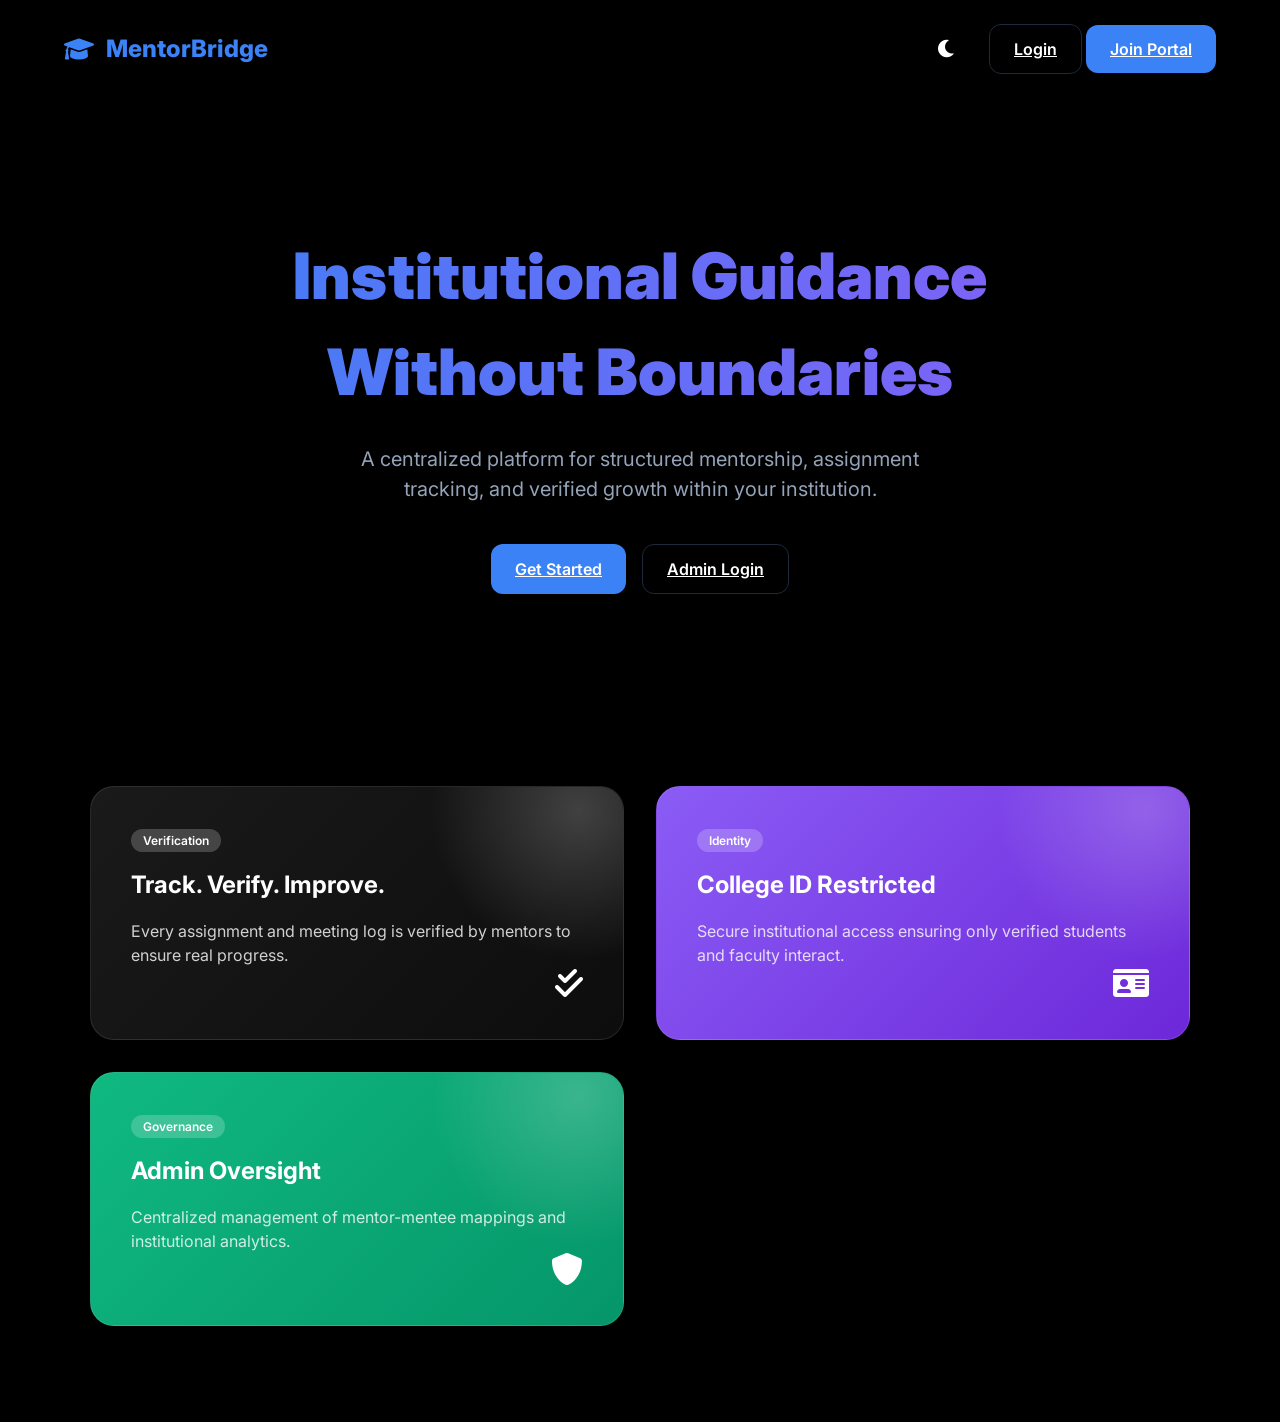
<file: frontend/index.html>
<!DOCTYPE html>
<html lang="en">
<head>
    <meta charset="UTF-8">
    <meta name="viewport" content="width=device-width, initial-scale=1.0">
    <title>MentorBridge | Professional Institutional Portal</title>
    <link rel="stylesheet" href="css/styles.css">
    <link rel="stylesheet" href="https://cdnjs.cloudflare.com/ajax/libs/font-awesome/6.0.0/css/all.min.css">
    <link href="https://fonts.googleapis.com/css2?family=Inter:wght@400;500;600;700;800;900&display=swap" rel="stylesheet">
</head>
<body data-theme="dark">
    <nav style="padding: 1.5rem 5%; display: flex; justify-content: space-between; align-items: center; background: transparent; position: absolute; width: 100%;">
        <div class="logo-container" style="margin-bottom: 0;">
            <i class="fas fa-graduation-cap"></i> <span>MentorBridge</span>
        </div>
        <div style="display: flex; gap: 1.5rem; align-items: center;">
            <button class="theme-toggle" onclick="toggleTheme()">
                <i class="fas fa-moon" id="theme-icon"></i>
            </button>
            <div id="auth-links">
                <a href="login.html" class="btn btn-outline">Login</a>
                <a href="signup.html" class="btn btn-primary">Join Portal</a>
            </div>
            <div id="user-links" style="display: none;">
                <a href="#" id="dashboard-link" class="btn btn-primary">My Dashboard</a>
                <button onclick="logout()" class="btn btn-outline">Logout</button>
            </div>
        </div>
    </nav>

    <main class="content" style="margin-left: 0; padding-top: 100px;">
        <header class="hero-minimal">
            <h1>Institutional Guidance <br> Without Boundaries</h1>
            <p>A centralized platform for structured mentorship, assignment tracking, and verified growth within your institution.</p>
            <div style="display: flex; gap: 1rem; justify-content: center;">
                <a href="signup.html" class="btn btn-primary btn-lg">Get Started</a>
                <a href="login.html" class="btn btn-outline btn-lg">Admin Login</a>
            </div>
        </header>

        <section class="container" style="max-width: 1100px; margin: 4rem auto;">
            <div class="grid">
                <div class="premium-card">
                    <div>
                        <span class="card-label">Verification</span>
                        <h3 style="margin-top: 1rem; font-size: 1.5rem;">Track. Verify. Improve.</h3>
                        <p style="margin-top: 1rem; opacity: 0.8;">Every assignment and meeting log is verified by mentors to ensure real progress.</p>
                    </div>
                    <i class="fas fa-check-double fa-2x" style="align-self: flex-end;"></i>
                </div>
                <div class="premium-card" style="background: linear-gradient(135deg, #8b5cf6 0%, #6d28d9 100%);">
                    <div>
                        <span class="card-label">Identity</span>
                        <h3 style="margin-top: 1rem; font-size: 1.5rem;">College ID Restricted</h3>
                        <p style="margin-top: 1rem; opacity: 0.8;">Secure institutional access ensuring only verified students and faculty interact.</p>
                    </div>
                    <i class="fas fa-id-card fa-2x" style="align-self: flex-end;"></i>
                </div>
                <div class="premium-card" style="background: linear-gradient(135deg, #10b981 0%, #059669 100%);">
                    <div>
                        <span class="card-label">Governance</span>
                        <h3 style="margin-top: 1rem; font-size: 1.5rem;">Admin Oversight</h3>
                        <p style="margin-top: 1rem; opacity: 0.8;">Centralized management of mentor-mentee mappings and institutional analytics.</p>
                    </div>
                    <i class="fas fa-shield-alt fa-2x" style="align-self: flex-end;"></i>
                </div>
            </div>
        </section>
    </main>

    <script src="js/api.js"></script>
    <script>
        function toggleTheme() {
            const body = document.body;
            const icon = document.getElementById('theme-icon');
            const currentTheme = body.getAttribute('data-theme');
            const newTheme = currentTheme === 'dark' ? 'light' : 'dark';
            
            body.setAttribute('data-theme', newTheme);
            icon.className = newTheme === 'dark' ? 'fas fa-moon' : 'fas fa-sun';
            localStorage.setItem('theme', newTheme);
        }

        const savedTheme = localStorage.getItem('theme') || 'dark';
        document.body.setAttribute('data-theme', savedTheme);
        document.getElementById('theme-icon').className = savedTheme === 'dark' ? 'fas fa-moon' : 'fas fa-sun';

        const user = JSON.parse(localStorage.getItem('user'));
        if (user) {
            document.getElementById('auth-links').style.display = 'none';
            document.getElementById('user-links').style.display = 'flex';
            
            let dashboardUrl = 'mentee-dashboard.html';
            if (user.role === 'ADMIN') dashboardUrl = 'admin-dashboard.html';
            else if (user.role === 'MENTOR') dashboardUrl = 'mentor-dashboard.html';
            
            document.getElementById('dashboard-link').href = dashboardUrl;
        }

        function logout() {
            localStorage.removeItem('user');
            localStorage.removeItem('token');
            window.location.href = 'index.html';
        }
    </script>
</body>
</html>
</file>
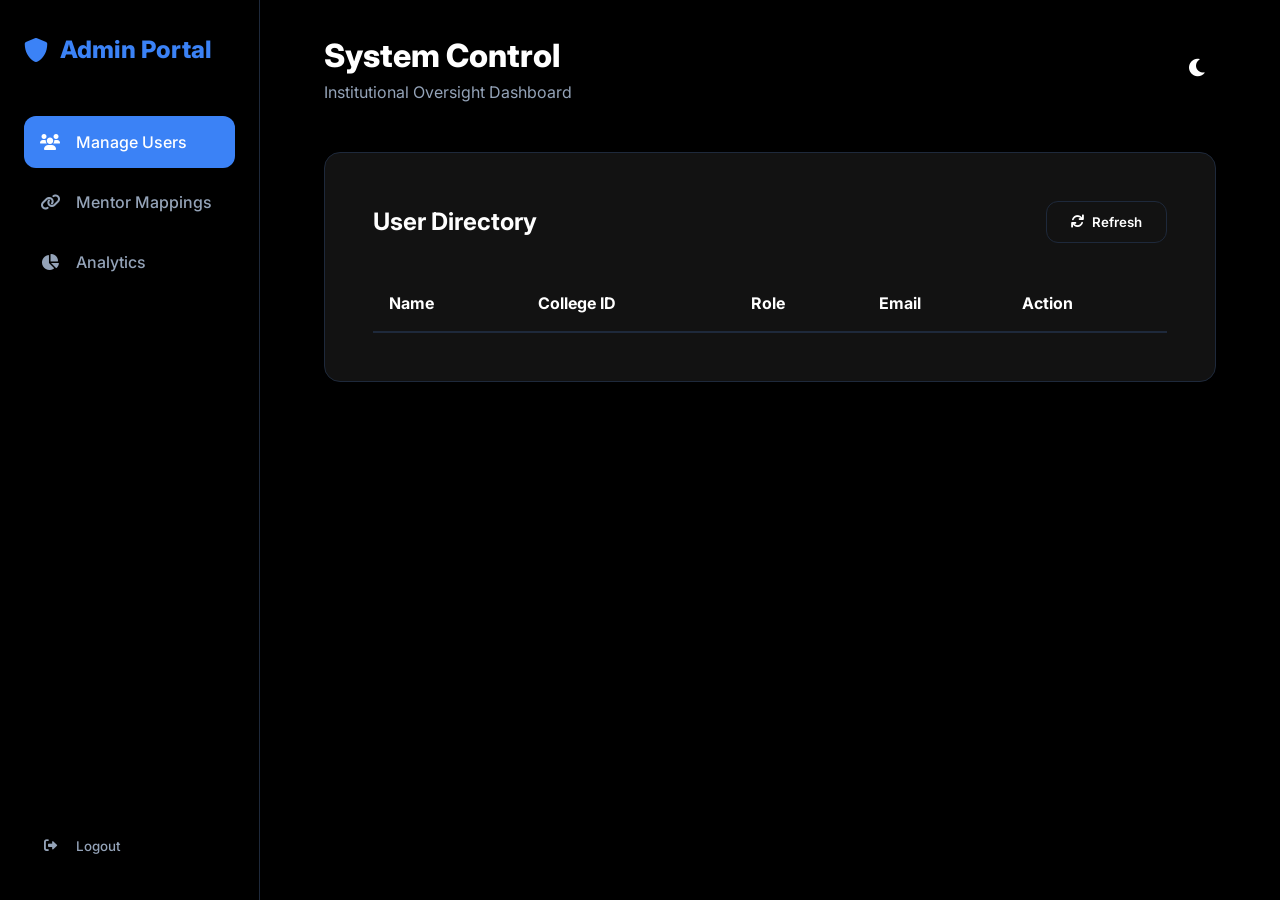
<file: frontend/admin-dashboard.html>
<!DOCTYPE html>
<html lang="en">
<head>
    <meta charset="UTF-8">
    <meta name="viewport" content="width=device-width, initial-scale=1.0">
    <title>Admin Dashboard | MentorBridge</title>
    <link rel="stylesheet" href="css/styles.css">
    <link rel="stylesheet" href="https://cdnjs.cloudflare.com/ajax/libs/font-awesome/6.0.0/css/all.min.css">
    <link href="https://fonts.googleapis.com/css2?family=Inter:wght@400;500;600;700;800&display=swap" rel="stylesheet">
</head>
<body data-theme="dark">
    <div class="app-container">
        <aside class="sidebar">
            <div class="logo-container">
                <i class="fas fa-shield-alt"></i> <span>Admin Portal</span>
            </div>
            <nav class="sidebar-nav">
                <a href="#" class="nav-item active" onclick="switchTab('users')"><i class="fas fa-users"></i> <span>Manage Users</span></a>
                <a href="#" class="nav-item" onclick="switchTab('mappings')"><i class="fas fa-link"></i> <span>Mentor Mappings</span></a>
                <a href="#" class="nav-item" onclick="switchTab('analytics')"><i class="fas fa-chart-pie"></i> <span>Analytics</span></a>
            </nav>
            <div style="margin-top: auto; padding-top: 2rem;">
                <button onclick="logout()" class="nav-item" style="width: 100%; border: none; background: transparent; cursor: pointer;">
                    <i class="fas fa-sign-out-alt"></i> <span>Logout</span>
                </button>
            </div>
        </aside>

        <main class="content">
            <header class="header-top">
                <div>
                    <h1 style="font-size: 2rem; font-weight: 800;">System Control</h1>
                    <p style="color: var(--text-muted);">Institutional Oversight Dashboard</p>
                </div>
                <button class="theme-toggle" onclick="toggleTheme()"><i class="fas fa-moon" id="theme-icon"></i></button>
            </header>

            <div id="tab-users" class="tab-content">
                <div class="auth-card" style="max-width: 100%;">
                    <div style="display: flex; justify-content: space-between; align-items: center; margin-bottom: 2rem;">
                        <h2>User Directory</h2>
                        <button class="btn btn-outline btn-sm" onclick="loadUsers()"><i class="fas fa-sync"></i> Refresh</button>
                    </div>
                    <div id="users-loading" class="loading-spinner" style="display: none; text-align: center; padding: 2rem;">
                        <i class="fas fa-spinner fa-spin fa-2x"></i>
                        <p>Loading users...</p>
                    </div>
                    <table style="width: 100%; border-collapse: collapse;">
                        <thead>
                            <tr style="border-bottom: 2px solid var(--border); text-align: left;">
                                <th style="padding: 1rem;">Name</th>
                                <th style="padding: 1rem;">College ID</th>
                                <th style="padding: 1rem;">Role</th>
                                <th style="padding: 1rem;">Email</th>
                                <th style="padding: 1rem;">Action</th>
                            </tr>
                        </thead>
                        <tbody id="user-list"></tbody>
                    </table>
                </div>
            </div>

            <div id="tab-mappings" class="tab-content" style="display: none;">
                <div class="grid">
                    <div class="auth-card" style="max-width: 100%;">
                        <h2 style="margin-bottom: 1.5rem;">Create Mapping</h2>
                        <form id="mapping-form">
                            <div class="form-group">
                                <label>Mentor</label>
                                <select id="mentor-select" class="form-control" required>
                                    <option value="">Select Mentor</option>
                                </select>
                            </div>
                            <div class="form-group">
                                <label>Mentee</label>
                                <select id="mentee-select" class="form-control" required>
                                    <option value="">Select Mentee</option>
                                </select>
                            </div>
                            <button type="submit" id="mapping-submit" class="btn btn-primary" style="width: 100%;">Assign Mentor</button>
                        </form>
                    </div>
                    <div class="auth-card" style="max-width: 100%;">
                        <div style="display: flex; justify-content: space-between; align-items: center; margin-bottom: 1.5rem;">
                            <h2>Existing Mappings</h2>
                            <button class="btn btn-outline btn-sm" onclick="loadMappings()"><i class="fas fa-sync"></i></button>
                        </div>
                        <div id="mappings-loading" style="display: none; text-align: center; padding: 1rem;">
                            <i class="fas fa-circle-notch fa-spin"></i>
                        </div>
                        <div id="mapping-list"></div>
                    </div>
                </div>
            </div>

            <div id="tab-analytics" class="tab-content" style="display: none;">
                <div class="grid">
                    <div class="premium-card" style="background: linear-gradient(135deg, #10b981 0%, #059669 100%); min-height: 150px;">
                        <h3>Total Active Users</h3>
                        <p id="total-users" style="font-size: 3rem; font-weight: 800;">0</p>
                    </div>
                    <div class="premium-card" style="background: linear-gradient(135deg, #2563eb 0%, #1d4ed8 100%); min-height: 150px;">
                        <h3>Mapped Mentorships</h3>
                        <p id="total-mappings" style="font-size: 3rem; font-weight: 800;">0</p>
                    </div>
                </div>
            </div>
        </main>
    </div>

    <script src="js/api.js"></script>
    <script>
        const user = JSON.parse(localStorage.getItem('user'));
        if (!user || user.role !== 'ADMIN') {
            showToast('Access Denied. Admin only.', 'error');
            window.location.href = 'login.html';
        }

        function switchTab(tab) {
            document.querySelectorAll('.tab-content').forEach(t => t.style.display = 'none');
            document.getElementById(`tab-${tab}`).style.display = 'block';
            document.querySelectorAll('.nav-item').forEach(i => i.classList.remove('active'));
            event.currentTarget.classList.add('active');
            
            if (tab === 'users') loadUsers();
            if (tab === 'mappings') loadMappings();
            if (tab === 'analytics') loadAnalytics();
        }

        async function loadUsers() {
            const loader = document.getElementById('users-loading');
            const list = document.getElementById('user-list');
            loader.style.display = 'block';
            list.innerHTML = '';
            
            try {
                const users = await apiRequest('/admin/users');
                loader.style.display = 'none';
                list.innerHTML = users.map(u => `
                    <tr style="border-bottom: 1px solid var(--border);">
                        <td style="padding: 1rem;">${u.name}</td>
                        <td style="padding: 1rem;">${u.collegeId}</td>
                        <td style="padding: 1rem;"><span class="badge badge-${u.role.toLowerCase()}">${u.role}</span></td>
                        <td style="padding: 1rem;">${u.email}</td>
                        <td style="padding: 1rem;">
                            ${u.role !== 'ADMIN' ? `
                                <button onclick="deleteUser(${u.id})" class="btn btn-outline btn-sm" style="color: #ef4444; border-color: #ef4444;">
                                    <i class="fas fa-trash"></i>
                                </button>
                            ` : '-'}
                        </td>
                    </tr>
                `).join('');

                // Populate selects for mapping
                const mentors = users.filter(u => u.role === 'MENTOR');
                const mentees = users.filter(u => u.role === 'MENTEE');
                
                const mentorSelect = document.getElementById('mentor-select');
                const menteeSelect = document.getElementById('mentee-select');
                
                mentorSelect.innerHTML = '<option value="">Select Mentor</option>' + 
                    mentors.map(m => `<option value="${m.id}">${m.name} (${m.collegeId})</option>`).join('');
                menteeSelect.innerHTML = '<option value="">Select Mentee</option>' + 
                    mentees.map(m => `<option value="${m.id}">${m.name} (${m.collegeId})</option>`).join('');
            } catch (err) {
                loader.style.display = 'none';
                showToast('Failed to load users: ' + err.message, 'error');
            }
        }

        async function loadMappings() {
            const loader = document.getElementById('mappings-loading');
            const list = document.getElementById('mapping-list');
            loader.style.display = 'block';
            list.innerHTML = '';
            
            try {
                const mappings = await apiRequest('/admin/mappings');
                loader.style.display = 'none';
                list.innerHTML = mappings.map(m => `
                    <div style="padding: 1rem; border-bottom: 1px solid var(--border); display: flex; justify-content: space-between; align-items: center;">
                        <div>
                            <span style="font-weight: 600;">${m.mentee.name}</span>
                            <i class="fas fa-long-arrow-alt-right" style="margin: 0 0.75rem; color: var(--primary);"></i>
                            <span style="font-weight: 600;">${m.mentor.name}</span>
                        </div>
                        <span style="font-size: 0.75rem; color: var(--text-muted);">${new Date(m.assignedAt).toLocaleDateString()}</span>
                    </div>
                `).join('') || '<p style="text-align: center; padding: 2rem; color: var(--text-muted);">No mappings found.</p>';
            } catch (err) {
                loader.style.display = 'none';
                showToast('Failed to load mappings: ' + err.message, 'error');
            }
        }

        async function loadAnalytics() {
            try {
                const users = await apiRequest('/admin/users');
                const mappings = await apiRequest('/admin/mappings');
                document.getElementById('total-users').innerText = users.length;
                document.getElementById('total-mappings').innerText = mappings.length;
            } catch (err) {
                showToast('Failed to load analytics', 'error');
            }
        }

        document.getElementById('mapping-form').addEventListener('submit', async (e) => {
            e.preventDefault();
            const btn = document.getElementById('mapping-submit');
            const mentorId = document.getElementById('mentor-select').value;
            const menteeId = document.getElementById('mentee-select').value;
            
            if (!mentorId || !menteeId) {
                showToast('Please select both mentor and mentee', 'error');
                return;
            }

            btn.disabled = true;
            btn.innerHTML = '<i class="fas fa-spinner fa-spin"></i> Assigning...';

            try {
                await apiRequest(`/admin/assign?mentorId=${mentorId}&menteeId=${menteeId}`, 'POST');
                showToast('Mentor assigned successfully!');
                loadMappings();
            } catch (err) {
                showToast(err.message, 'error');
            } finally {
                btn.disabled = false;
                btn.innerHTML = 'Assign Mentor';
            }
        });

        async function deleteUser(id) {
            if (!confirm('Are you sure you want to permanently delete this user? This action cannot be undone.')) return;
            try {
                await apiRequest(`/admin/users/${id}`, 'DELETE');
                showToast('User deleted successfully');
                loadUsers();
            } catch (err) {
                showToast(err.message, 'error');
            }
        }

        function toggleTheme() {
            const body = document.body;
            const icon = document.getElementById('theme-icon');
            const newTheme = body.getAttribute('data-theme') === 'dark' ? 'light' : 'dark';
            body.setAttribute('data-theme', newTheme);
            icon.className = newTheme === 'dark' ? 'fas fa-moon' : 'fas fa-sun';
            localStorage.setItem('theme', newTheme);
        }

        const savedTheme = localStorage.getItem('theme') || 'dark';
        document.body.setAttribute('data-theme', savedTheme);
        document.getElementById('theme-icon').className = savedTheme === 'dark' ? 'fas fa-moon' : 'fas fa-sun';

        function logout() {
            localStorage.removeItem('token');
            localStorage.removeItem('user');
            window.location.href = 'index.html';
        }
        
        loadUsers();
    </script>
</body>
</html>
</file>
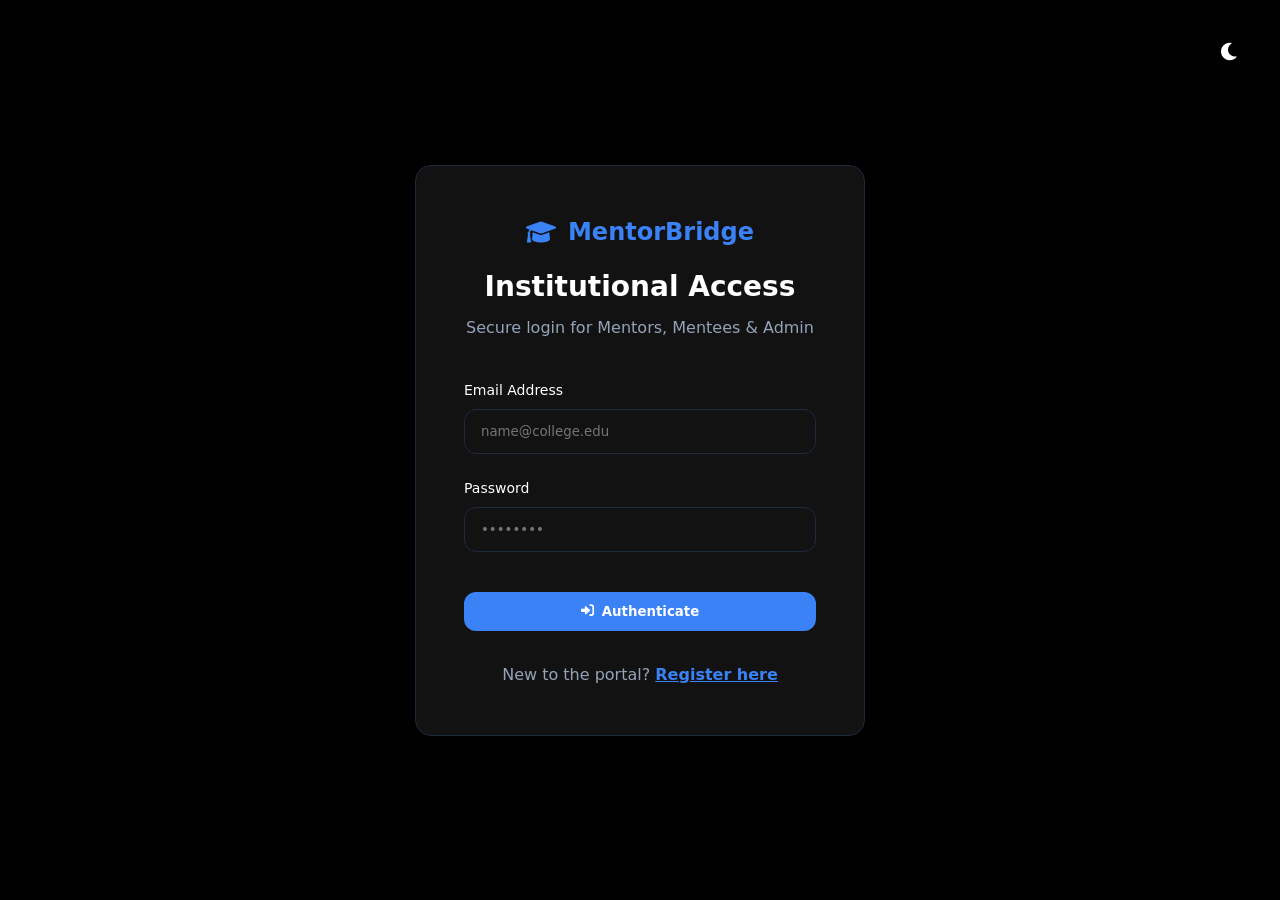
<file: frontend/login.html>
<!DOCTYPE html>
<html lang="en">
<head>
    <meta charset="UTF-8">
    <meta name="viewport" content="width=device-width, initial-scale=1.0">
    <title>Login | MentorBridge</title>
    <link rel="stylesheet" href="css/styles.css">
    <link rel="stylesheet" href="https://cdnjs.cloudflare.com/ajax/libs/font-awesome/6.0.0/css/all.min.css">
</head>
<body data-theme="dark" style="display: flex; align-items: center; justify-content: center; min-height: 100vh; padding: 2rem; position: relative;">
    <button class="theme-toggle" onclick="toggleTheme()" style="position: absolute; top: 2rem; right: 2rem;"><i class="fas fa-moon" id="theme-icon"></i></button>
    <div class="auth-card">
        <div style="text-align: center; margin-bottom: 2.5rem;">
            <div class="logo-container" style="justify-content: center; margin-bottom: 1rem;">
                <i class="fas fa-graduation-cap"></i> <span>MentorBridge</span>
            </div>
            <h1 style="font-size: 1.75rem; font-weight: 700;">Institutional Access</h1>
            <p style="color: var(--text-muted); margin-top: 0.5rem;">Secure login for Mentors, Mentees & Admin</p>
        </div>

        <form id="login-form">
            <div class="form-group">
                <label>Email Address</label>
                <input type="email" id="email" class="form-control" placeholder="name@college.edu" required>
            </div>
            <div class="form-group">
                <label>Password</label>
                <input type="password" id="password" class="form-control" placeholder="••••••••" required>
            </div>
            <button type="submit" class="btn btn-primary" style="width: 100%; justify-content: center; margin-top: 1rem;">
                <i class="fas fa-sign-in-alt"></i> Authenticate
            </button>
        </form>

        <p style="text-align: center; margin-top: 2rem; color: var(--text-muted);">
            New to the portal? <a href="signup.html" style="color: var(--primary); font-weight: 600;">Register here</a>
        </p>
    </div>

    <script src="js/api.js"></script>
    <script>
        const savedTheme = localStorage.getItem('theme') || 'dark';
        document.body.setAttribute('data-theme', savedTheme);
        document.getElementById('theme-icon').className = savedTheme === 'dark' ? 'fas fa-moon' : 'fas fa-sun';

        function toggleTheme() {
            const body = document.body;
            const icon = document.getElementById('theme-icon');
            const newTheme = body.getAttribute('data-theme') === 'dark' ? 'light' : 'dark';
            body.setAttribute('data-theme', newTheme);
            icon.className = newTheme === 'dark' ? 'fas fa-moon' : 'fas fa-sun';
            localStorage.setItem('theme', newTheme);
        }

        document.getElementById('login-form').addEventListener('submit', async (e) => {
            e.preventDefault();
            const submitBtn = e.target.querySelector('button[type="submit"]');
            submitBtn.disabled = true;
            submitBtn.innerHTML = '<i class="fas fa-spinner fa-spin"></i> Verifying...';

            const email = document.getElementById('email').value;
            const password = document.getElementById('password').value;

            try {
                const data = await apiRequest('/login', 'POST', { email, password });
                localStorage.setItem('token', data.token);
                localStorage.setItem('user', JSON.stringify(data));
                
                showToast('Success! Redirecting...');
                setTimeout(() => {
                    if (data.role === 'ADMIN') window.location.href = 'admin-dashboard.html';
                    else window.location.href = data.role === 'MENTOR' ? 'mentor-dashboard.html' : 'mentee-dashboard.html';
                }, 1000);
            } catch (error) {
                showToast(error.message, 'error');
                submitBtn.disabled = false;
                submitBtn.innerHTML = '<i class="fas fa-sign-in-alt"></i> Authenticate';
            }
        });
    </script>
</body>
</html>
</file>
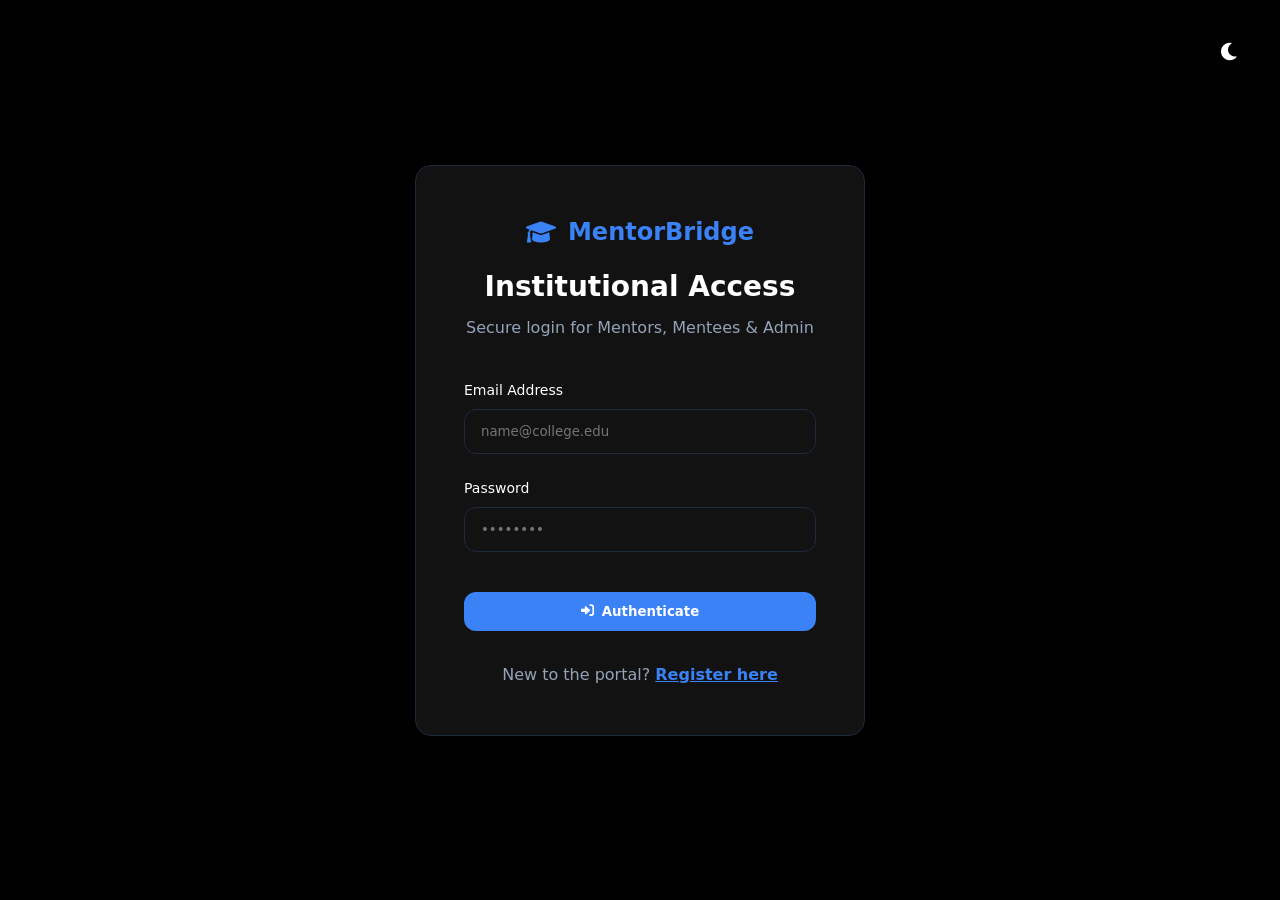
<file: frontend/mentee-dashboard.html>
<!DOCTYPE html>
<html lang="en">
<head>
    <meta charset="UTF-8">
    <meta name="viewport" content="width=device-width, initial-scale=1.0">
    <title>Mentee Dashboard | MentorBridge</title>
    <link rel="stylesheet" href="css/styles.css">
    <link rel="stylesheet" href="https://cdnjs.cloudflare.com/ajax/libs/font-awesome/6.0.0/css/all.min.css">
    <link href="https://fonts.googleapis.com/css2?family=Outfit:wght@300;400;500;600;700;800&display=swap" rel="stylesheet">
        /* Use global variables from styles.css */
        * {
            margin: 0;
            padding: 0;
            box-sizing: border-box;
            font-family: 'Outfit', sans-serif;
        }

        body {
            background-color: var(--bg);
            color: var(--text);
            transition: all 0.3s ease;
            min-height: 100vh;
        }

        .header {
            display: flex;
            justify-content: space-between;
            align-items: center;
            margin-bottom: 3rem;
        }

        .user-profile {
            display: flex;
            align-items: center;
            gap: 1rem;
        }

        .avatar {
            width: 48px;
            height: 48px;
            border-radius: 12px;
            background: linear-gradient(135deg, var(--primary), var(--secondary));
            display: flex;
            align-items: center;
            justify-content: center;
            color: white;
            font-weight: 700;
        }

        .stats-grid {
            display: grid;
            grid-template-columns: repeat(auto-fit, minmax(240px, 1fr));
            gap: 1.5rem;
            margin-bottom: 3rem;
        }

        .stat-card {
            background-color: var(--card-bg);
            padding: 1.5rem;
            border-radius: 1.25rem;
            border: 1px solid var(--border);
            display: flex;
            align-items: center;
            gap: 1.25rem;
        }

        .stat-icon {
            width: 56px;
            height: 56px;
            border-radius: 1rem;
            display: flex;
            align-items: center;
            justify-content: center;
            font-size: 1.5rem;
        }

        .card {
            background-color: var(--card-bg);
            border-radius: 1.5rem;
            padding: 2rem;
            border: 1px solid var(--border);
            margin-bottom: 2rem;
        }

        .card-header {
            display: flex;
            justify-content: space-between;
            align-items: center;
            margin-bottom: 1.5rem;
        }

        .btn {
            padding: 0.75rem 1.5rem;
            border-radius: 0.75rem;
            border: none;
            font-weight: 600;
            cursor: pointer;
            display: flex;
            align-items: center;
            gap: 0.5rem;
            transition: all 0.2s;
        }

        .btn-primary { background-color: var(--primary); color: white; }
        .btn-primary:hover { background-color: var(--primary-dark); transform: translateY(-2px); }

        .table {
            width: 100%;
            border-collapse: collapse;
        }

        .table th {
            text-align: left;
            padding: 1rem;
            color: var(--text-muted);
            font-weight: 500;
            border-bottom: 1px solid var(--border);
        }

        .table td {
            padding: 1.25rem 1rem;
            border-bottom: 1px solid var(--border);
        }

        .badge {
            padding: 0.4rem 0.8rem;
            border-radius: 2rem;
            font-size: 0.75rem;
            font-weight: 600;
            text-transform: uppercase;
        }

        .badge-pending { background-color: rgba(245, 158, 11, 0.1); color: var(--warning); }
        .badge-approved { background-color: rgba(16, 185, 129, 0.1); color: var(--success); }
        .badge-rejected { background-color: rgba(239, 68, 68, 0.1); color: var(--danger); }
        .badge-submitted { background-color: rgba(99, 102, 241, 0.1); color: var(--primary); }
        .badge-verified { background-color: rgba(16, 185, 129, 0.1); color: var(--success); }

        .form-group { margin-bottom: 1.5rem; }
        .form-group label { display: block; margin-bottom: 0.5rem; font-weight: 500; color: var(--text-muted); }
        .form-control {
            width: 100%;
            padding: 0.875rem;
            border-radius: 0.75rem;
            background-color: var(--bg);
            border: 1px solid var(--border);
            color: var(--text);
            outline: none;
        }

        .modal {
            position: fixed;
            top: 0; left: 0; width: 100%; height: 100%;
            background: rgba(0,0,0,0.7);
            backdrop-filter: blur(4px);
            display: none;
            align-items: center;
            justify-content: center;
            z-index: 1000;
        }

        .modal-content {
            background-color: var(--card-bg);
            padding: 2.5rem;
            border-radius: 1.5rem;
            width: 100%;
            max-width: 500px;
            position: relative;
        }

        .modal-close {
            position: absolute;
            top: 1.5rem;
            right: 1.5rem;
            font-size: 1.5rem;
            cursor: pointer;
            color: var(--text-muted);
        }

        .tab-pane { display: none; }
        .tab-pane.active { display: block; }
    </style>
</head>
<body data-theme="dark">
    <div class="app-container">
        <aside class="sidebar">
            <div class="logo-container">
                <i class="fas fa-bolt"></i> <span>MentorBridge</span>
            </div>
            <nav class="sidebar-nav">
                <div class="nav-item active" onclick="showTab('overview')"><i class="fas fa-home"></i> <span>Dashboard</span></div>
                <div class="nav-item" onclick="showTab('meetings')"><i class="fas fa-video"></i> <span>Meetings</span></div>
                <div class="nav-item" onclick="showTab('assignments')"><i class="fas fa-file-alt"></i> <span>Assignments</span></div>
                <div class="nav-item" onclick="showTab('mentors')"><i class="fas fa-user-friends"></i> <span>Find Mentors</span></div>
            </nav>
            <div style="margin-top: auto;">
                <button onclick="logout()" class="nav-item" style="width: 100%; border: none; background: transparent; cursor: pointer;">
                    <i class="fas fa-sign-out-alt"></i> <span>Logout</span>
                </button>
            </div>
        </aside>

        <main class="content">
            <header class="header">
                <div>
                    <h1 style="font-size: 1.875rem; font-weight: 700;">Welcome back, <span id="user-name">Student</span>!</h1>
                    <p style="color: var(--text-muted);">Track your mentorship progress and meetings.</p>
                </div>
                <div style="display: flex; align-items: center; gap: 1.5rem;">
                    <button class="theme-toggle" onclick="toggleTheme()"><i class="fas fa-moon" id="theme-icon"></i></button>
                    <div class="user-profile">
                        <div class="avatar" id="user-avatar">?</div>
                        <div>
                            <p style="font-weight: 600;" id="user-full-name">Student Name</p>
                            <p style="font-size: 0.8125rem; color: var(--text-muted);" id="user-role">Mentee</p>
                        </div>
                    </div>
                </div>
            </header>

            <!-- Overview Tab -->
            <div id="overview" class="tab-pane active">
                <div class="stats-grid">
                    <div class="stat-card">
                        <div class="stat-icon" style="background: rgba(99, 102, 241, 0.1); color: var(--primary);">
                            <i class="fas fa-calendar-check"></i>
                        </div>
                        <div>
                            <p style="color: var(--text-muted); font-size: 0.875rem;">Total Meetings</p>
                            <h3 style="font-size: 1.5rem; font-weight: 700;" id="stat-meetings">0</h3>
                        </div>
                    </div>
                    <div class="stat-card">
                        <div class="stat-icon" style="background: rgba(236, 72, 153, 0.1); color: var(--secondary);">
                            <i class="fas fa-tasks"></i>
                        </div>
                        <div>
                            <p style="color: var(--text-muted); font-size: 0.875rem;">Assignments</p>
                            <h3 style="font-size: 1.5rem; font-weight: 700;" id="stat-assignments">0</h3>
                        </div>
                    </div>
                    <div class="stat-card">
                        <div class="stat-icon" style="background: rgba(16, 185, 129, 0.1); color: var(--success);">
                            <i class="fas fa-check-circle"></i>
                        </div>
                        <div>
                            <p style="color: var(--text-muted); font-size: 0.875rem;">Verified</p>
                            <h3 style="font-size: 1.5rem; font-weight: 700;" id="stat-verified">0</h3>
                        </div>
                    </div>
                </div>

                <div style="display: grid; grid-template-columns: 1.5fr 1fr; gap: 2rem;">
                    <div class="card">
                        <div class="card-header">
                            <h2 style="font-size: 1.25rem;">Upcoming Meetings</h2>
                            <button class="btn btn-primary" onclick="openModal('request-modal')"><i class="fas fa-plus"></i> Request</button>
                        </div>
                        <table class="table">
                            <thead>
                                <tr>
                                    <th>Mentor</th>
                                    <th>Topic</th>
                                    <th>Date</th>
                                    <th>Status</th>
                                </tr>
                            </thead>
                            <tbody id="meetings-table-body-overview"></tbody>
                        </table>
                    </div>

                    <div class="card">
                        <div class="card-header">
                            <h2 style="font-size: 1.25rem;">Quick Upload</h2>
                        </div>
                        <form id="quick-upload-form">
                            <div class="form-group">
                                <label>Assignment Title</label>
                                <input type="text" id="upload-title" class="form-control" placeholder="e.g. Weekly Report" required>
                            </div>
                            <div class="form-group">
                                <label>File (JPG, PNG, PDF)</label>
                                <input type="file" id="upload-file" class="form-control" accept=".jpg,.jpeg,.png,.pdf" required onchange="validateFile(this)">
                                <small id="file-name-display" style="display: block; margin-top: 0.5rem; color: var(--primary); font-weight: 500;"></small>
                            </div>
                            <button type="submit" class="btn btn-primary" style="width: 100%; justify-content: center;">
                                <i class="fas fa-upload"></i> Upload Now
                            </button>
                        </form>
                    </div>
                </div>
            </div>

            <!-- Meetings Tab -->
            <div id="meetings" class="tab-pane">
                <div class="card">
                    <div class="card-header">
                        <h2 style="font-size: 1.5rem;">All Meeting Requests</h2>
                        <button class="btn btn-primary" onclick="openModal('request-modal')">New Request</button>
                    </div>
                    <table class="table">
                        <thead>
                            <tr>
                                <th>Mentor</th>
                                <th>Topic</th>
                                <th>Date</th>
                                <th>Status</th>
                                <th>Summary / Tasks</th>
                            </tr>
                        </thead>
                        <tbody id="meetings-table-body-full"></tbody>
                    </table>
                </div>
            </div>

            <!-- Assignments Tab -->
            <div id="assignments" class="tab-pane">
                <div class="card">
                    <div class="card-header">
                        <h2 style="font-size: 1.5rem;">My Assignments</h2>
                    </div>
                    <table class="table">
                        <thead>
                            <tr>
                                <th>Title</th>
                                <th>Submission Date</th>
                                <th>Status</th>
                                <th>File</th>
                            </tr>
                        </thead>
                        <tbody id="assignments-table-body-full"></tbody>
                    </table>
                </div>
            </div>

            <!-- Mentors Tab -->
            <div id="mentors" class="tab-pane">
                <div class="card">
                    <h2 style="margin-bottom: 1.5rem;">Verified Institutional Mentors</h2>
                    <div id="mentors-grid" style="display: grid; grid-template-columns: repeat(auto-fill, minmax(280px, 1fr)); gap: 1.5rem;">
                        <!-- Mentor cards will be loaded here -->
                        <div class="stat-card" style="flex-direction: column; align-items: flex-start;">
                            <div class="avatar" style="width: 64px; height: 64px; margin-bottom: 1rem;">JM</div>
                            <h3 style="font-size: 1.125rem;">John Mentor</h3>
                            <p style="color: var(--text-muted); font-size: 0.875rem;">Senior Faculty, Computer Science</p>
                            <button class="btn btn-outline" style="margin-top: 1rem; width: 100%;" onclick="openRequestWithMentor(2, 'John Mentor')">Request Guidance</button>
                        </div>
                    </div>
                </div>
            </div>
        </main>
    </div>

    <!-- Request Meeting Modal -->
    <div id="request-modal" class="modal">
        <div class="modal-content">
            <span class="modal-close" onclick="closeModal('request-modal')">&times;</span>
            <h3 style="margin-bottom: 1.5rem;">Request a Meeting</h3>
            <form id="request-meeting-form">
                <div class="form-group">
                    <label>Select Mentor</label>
                    <select id="mentor-select" class="form-control" required>
                        <option value="">Choose a Mentor</option>
                    </select>
                </div>
                <div class="form-group">
                    <label>Topic</label>
                    <input type="text" id="meeting-topic" class="form-control" placeholder="What do you want to discuss?" required>
                </div>
                <div class="form-group">
                    <label>Preferred Date & Time</label>
                    <input type="datetime-local" id="meeting-date" class="form-control" required>
                </div>
                <button type="submit" class="btn btn-primary" style="width: 100%; justify-content: center;">Send Request</button>
            </form>
        </div>
    </div>

    <!-- Summary Modal -->
    <div id="summary-modal" class="modal">
        <div class="modal-content">
            <span class="modal-close" onclick="closeModal('summary-modal')">&times;</span>
            <h3 style="margin-bottom: 1.5rem;">Add Meeting Summary</h3>
            <form id="summary-form">
                <input type="hidden" id="summary-meeting-id">
                <div class="form-group">
                    <label>Discussion Summary</label>
                    <textarea id="summary-text" class="form-control" rows="4" placeholder="What was discussed?" required></textarea>
                </div>
                <div class="form-group">
                    <label>Tasks Assigned / Action Items</label>
                    <textarea id="tasks-text" class="form-control" rows="3" placeholder="What are your next steps?"></textarea>
                </div>
                <button type="submit" class="btn btn-primary" style="width: 100%; justify-content: center;">Save Summary</button>
            </form>
        </div>
    </div>

    <script src="js/api.js"></script>
    <script>
        const user = JSON.parse(localStorage.getItem('user'));
        if (!user || user.role !== 'MENTEE') window.location.href = 'login.html';

        document.getElementById('user-name').innerText = user.name.split(' ')[0];
        document.getElementById('user-full-name').innerText = user.name;
        document.getElementById('user-avatar').innerText = user.name.charAt(0);

        function showTab(tabId) {
            document.querySelectorAll('.tab-pane').forEach(pane => pane.classList.remove('active'));
            document.getElementById(tabId).classList.add('active');
            
            document.querySelectorAll('.nav-item').forEach(link => link.classList.remove('active'));
            event.currentTarget.classList.add('active');
            
            loadData();
        }

        function openModal(id) { document.getElementById(id).style.display = 'flex'; }
        function closeModal(id) { document.getElementById(id).style.display = 'none'; }

        function openRequestWithMentor(id, name) {
            document.getElementById('mentor-select').value = id;
            openModal('request-modal');
        }
        async function loadData() {
            try {
                const meetings = await apiRequest('/meetings/my');
                const myAssignments = await apiRequest('/assignments/my');
                const mentors = await apiRequest('/mentors/search');

                // Update Stats
                document.getElementById('stat-meetings').innerText = meetings.length;
                document.getElementById('stat-assignments').innerText = myAssignments.length;
                document.getElementById('stat-verified').innerText = myAssignments.filter(a => a.status === 'VERIFIED').length;

                // Update Overview Table
                const overviewBody = document.getElementById('meetings-table-body-overview');
                overviewBody.innerHTML = meetings.slice(0, 5).map(m => `
                    <tr>
                        <td>${m.mentor.name}</td>
                        <td>${m.topic}</td>
                        <td>${new Date(m.meetingDate).toLocaleString()}</td>
                        <td><span class="badge badge-${m.status.toLowerCase()}">${m.status}</span></td>
                    </tr>
                `).join('') || '<tr><td colspan="4" style="text-align:center;">No meetings found.</td></tr>';

                // Update Full Meetings Table
                const fullMeetingsBody = document.getElementById('meetings-table-body-full');
                fullMeetingsBody.innerHTML = meetings.map(m => `
                    <tr>
                        <td>${m.mentor.name}</td>
                        <td>${m.topic}</td>
                        <td>${new Date(m.meetingDate).toLocaleString()}</td>
                        <td><span class="badge badge-${m.status.toLowerCase()}">${m.status}</span></td>
                        <td>
                            ${m.summary ? `
                                <div style="font-size: 0.875rem; color: var(--text-muted);">
                                    <strong>Summary:</strong> ${m.summary}<br>
                                    <strong>Tasks:</strong> ${m.tasksAssigned}
                                </div>
                            ` : (m.status === 'APPROVED' ? `
                                <button class="btn btn-outline btn-sm" onclick="openSummaryModal(${m.id})">Add Summary</button>
                            ` : 'No summary yet.')}
                        </td>
                    </tr>
                `).join('');

                // Update Assignments Table
                const assBody = document.getElementById('assignments-table-body-full');
                assBody.innerHTML = myAssignments.map(a => {
                    const fileName = a.filePath ? a.filePath.split(/[/\\]/).pop() : 'No file';
                    const ext = fileName.split('.').pop().toLowerCase();
                    const icon = ext === 'pdf' ? 'fa-file-pdf' : (ext === 'jpg' || ext === 'jpeg' || ext === 'png') ? 'fa-file-image' : 'fa-file';
                    return `
                    <tr>
                        <td>${a.title}</td>
                        <td>${new Date(a.submissionDate).toLocaleString()}</td>
                        <td><span class="badge badge-${a.status.toLowerCase()}">${a.status}</span></td>
                        <td><i class="fas ${icon}" style="margin-right: 0.5rem;"></i>${fileName}</td>
                    </tr>`;
                }).join('') || '<tr><td colspan="4" style="text-align:center;">No assignments uploaded yet.</td></tr>';

                // Update Mentors List
                const mentorGrid = document.getElementById('mentors-grid');
                mentorGrid.innerHTML = mentors.map(m => `
                    <div class="stat-card" style="flex-direction: column; align-items: flex-start; padding: 2rem;">
                        <div class="avatar" style="width: 64px; height: 64px; margin-bottom: 1rem; background: linear-gradient(135deg, var(--primary), #8b5cf6); font-size: 1.5rem;">
                            ${m.name.charAt(0)}
                        </div>
                        <h3 style="font-size: 1.125rem; font-weight: 700;">${m.name}</h3>
                        <p style="color: var(--text-muted); font-size: 0.875rem; margin-top: 0.25rem;">${m.experience || 'Institutional Mentor'}</p>
                        <p style="color: var(--text-muted); font-size: 0.8125rem; margin-top: 0.5rem; line-height: 1.4;">${m.skills || 'Guidance, Research & Growth'}</p>
                        <button class="btn btn-outline" style="margin-top: 1.5rem; width: 100%; justify-content: center;" onclick="openRequestWithMentor(${m.userId}, '${m.name}')">
                            Request Guidance
                        </button>
                    </div>
                `).join('') || '<p>No mentors available at the moment.</p>';

                // Update Request Select
                const mentorSelect = document.getElementById('mentor-select');
                const currentVal = mentorSelect.value;
                mentorSelect.innerHTML = '<option value="">Choose a Mentor</option>' + 
                    mentors.map(m => `<option value="${m.userId}">${m.name}</option>`).join('');
                if (currentVal) mentorSelect.value = currentVal;

            } catch (err) {
                console.error(err);
                showToast('Failed to load data: ' + err.message, 'error');
            }
        }

        document.getElementById('request-meeting-form').addEventListener('submit', async (e) => {
            e.preventDefault();
            const payload = {
                mentorId: document.getElementById('mentor-select').value,
                topic: document.getElementById('meeting-topic').value,
                date: document.getElementById('meeting-date').value
            };
            try {
                await apiRequest('/meetings/request', 'POST', payload);
                showToast('Meeting request sent!');
                closeModal('request-modal');
                loadData();
            } catch (err) {
                showToast(err.message, 'error');
            }
        });

        function validateFile(input) {
            const file = input.files[0];
            const display = document.getElementById('file-name-display');
            if (file) {
                const validTypes = ['image/jpeg', 'image/png', 'application/pdf'];
                if (!validTypes.includes(file.type)) {
                    showToast('Only JPG, PNG, PDF allowed', 'error');
                    input.value = '';
                    display.innerText = '';
                    return;
                }
                display.innerText = 'Selected file: ' + file.name;
            } else {
                display.innerText = '';
            }
        }

        document.getElementById('quick-upload-form').addEventListener('submit', async (e) => {
            e.preventDefault();
            const submitBtn = e.target.querySelector('button[type="submit"]');
            const originalBtnHtml = submitBtn.innerHTML;
            
            const fileInput = document.getElementById('upload-file');
            if (!fileInput.files[0]) return;

            submitBtn.disabled = true;
            submitBtn.innerHTML = '<i class="fas fa-spinner fa-spin"></i> Uploading...';

            const formData = new FormData();
            formData.append('title', document.getElementById('upload-title').value);
            formData.append('file', fileInput.files[0]);

            try {
                await apiRequest('/assignments/upload', 'POST', formData);
                showToast('Upload successful!');
                document.getElementById('quick-upload-form').reset();
                document.getElementById('file-name-display').innerText = '';
                loadData();
            } catch (err) {
                showToast('Upload failed: ' + err.message, 'error');
            } finally {
                submitBtn.disabled = false;
                submitBtn.innerHTML = originalBtnHtml;
            }
        });

        function openSummaryModal(id) {
            document.getElementById('summary-meeting-id').value = id;
            openModal('summary-modal');
        }

        document.getElementById('summary-form').addEventListener('submit', async (e) => {
            e.preventDefault();
            const id = document.getElementById('summary-meeting-id').value;
            const payload = {
                summary: document.getElementById('summary-text').value,
                tasks: document.getElementById('tasks-text').value
            };
            try {
                await apiRequest(`/meetings/${id}/summary`, 'PUT', payload);
                showToast('Summary saved successfully!');
                closeModal('summary-modal');
                loadData();
            } catch (err) {
                showToast(err.message, 'error');
            }
        });

        function logout() {
            localStorage.removeItem('user');
            localStorage.removeItem('token');
            window.location.href = 'login.html';
        }

        function toggleTheme() {
            const body = document.body;
            const icon = document.getElementById('theme-icon');
            const newTheme = body.getAttribute('data-theme') === 'dark' ? 'light' : 'dark';
            body.setAttribute('data-theme', newTheme);
            icon.className = newTheme === 'dark' ? 'fas fa-moon' : 'fas fa-sun';
            localStorage.setItem('theme', newTheme);
        }

        const savedTheme = localStorage.getItem('theme') || 'dark';
        document.body.setAttribute('data-theme', savedTheme);
        if (document.getElementById('theme-icon')) {
            document.getElementById('theme-icon').className = savedTheme === 'dark' ? 'fas fa-moon' : 'fas fa-sun';
        }

        loadData();
    </script>
</body>
</html>
</file>
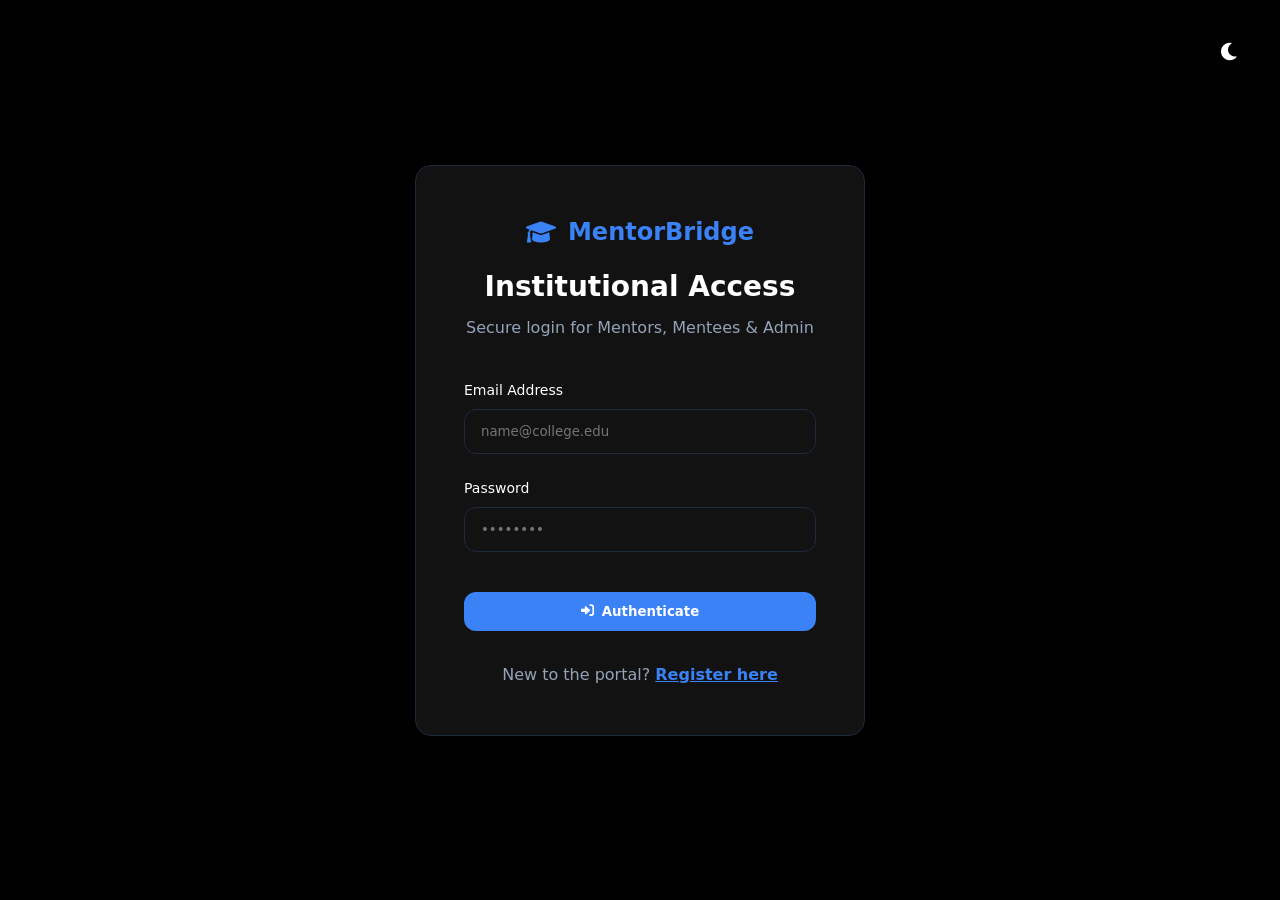
<file: frontend/mentor-dashboard.html>
<!DOCTYPE html>
<html lang="en">
<head>
    <meta charset="UTF-8">
    <meta name="viewport" content="width=device-width, initial-scale=1.0">
    <title>Mentor Dashboard | MentorBridge</title>
    <link rel="stylesheet" href="css/styles.css">
    <link rel="stylesheet" href="https://cdnjs.cloudflare.com/ajax/libs/font-awesome/6.0.0/css/all.min.css">
    <link href="https://fonts.googleapis.com/css2?family=Outfit:wght@300;400;500;600;700;800&display=swap" rel="stylesheet">
        /* Use global variables from styles.css */
        * {
            margin: 0;
            padding: 0;
            box-sizing: border-box;
            font-family: 'Outfit', sans-serif;
        }

        body {
            background-color: var(--bg);
            color: var(--text);
            transition: all 0.3s ease;
            min-height: 100vh;
        }



        .header {
            display: flex;
            justify-content: space-between;
            align-items: center;
            margin-bottom: 3rem;
        }

        .user-profile {
            display: flex;
            align-items: center;
            gap: 1rem;
        }

        .avatar {
            width: 48px;
            height: 48px;
            border-radius: 12px;
            background: linear-gradient(135deg, var(--secondary), var(--primary));
            display: flex;
            align-items: center;
            justify-content: center;
            color: white;
            font-weight: 700;
        }

        .stats-grid {
            display: grid;
            grid-template-columns: repeat(auto-fit, minmax(240px, 1fr));
            gap: 1.5rem;
            margin-bottom: 3rem;
        }

        .stat-card {
            background-color: var(--card-bg);
            padding: 1.5rem;
            border-radius: 1.25rem;
            border: 1px solid var(--border);
            display: flex;
            align-items: center;
            gap: 1.25rem;
        }

        .stat-icon {
            width: 56px;
            height: 56px;
            border-radius: 1rem;
            display: flex;
            align-items: center;
            justify-content: center;
            font-size: 1.5rem;
        }

        .card {
            background-color: var(--card-bg);
            border-radius: 1.5rem;
            padding: 2rem;
            border: 1px solid var(--border);
            margin-bottom: 2rem;
        }

        .card-header {
            display: flex;
            justify-content: space-between;
            align-items: center;
            margin-bottom: 1.5rem;
        }

        .btn {
            padding: 0.6rem 1.2rem;
            border-radius: 0.75rem;
            border: none;
            font-weight: 600;
            cursor: pointer;
            display: flex;
            align-items: center;
            gap: 0.5rem;
            transition: all 0.2s;
            font-size: 0.875rem;
        }

        .btn-primary { background-color: var(--primary); color: white; }
        .btn-success { background-color: var(--success); color: white; }
        .btn-danger { background-color: var(--danger); color: white; }
        .btn-outline { background-color: transparent; border: 1px solid var(--border); color: var(--text); }

        .table {
            width: 100%;
            border-collapse: collapse;
        }

        .table th {
            text-align: left;
            padding: 1rem;
            color: var(--text-muted);
            font-weight: 500;
            border-bottom: 1px solid var(--border);
        }

        .table td {
            padding: 1.25rem 1rem;
            border-bottom: 1px solid var(--border);
        }

        .badge {
            padding: 0.4rem 0.8rem;
            border-radius: 2rem;
            font-size: 0.75rem;
            font-weight: 600;
            text-transform: uppercase;
        }

        .badge-pending { background-color: rgba(245, 158, 11, 0.1); color: var(--warning); }
        .badge-approved { background-color: rgba(16, 185, 129, 0.1); color: var(--success); }
        .badge-rejected { background-color: rgba(239, 68, 68, 0.1); color: var(--danger); }
        .badge-submitted { background-color: rgba(99, 102, 241, 0.1); color: var(--primary); }
        .badge-verified { background-color: rgba(16, 185, 129, 0.1); color: var(--success); }

        .modal {
            position: fixed;
            top: 0; left: 0; width: 100%; height: 100%;
            background: rgba(0,0,0,0.7);
            backdrop-filter: blur(4px);
            display: none;
            align-items: center;
            justify-content: center;
            z-index: 1000;
        }

        .modal-content {
            background-color: var(--card-bg);
            padding: 2.5rem;
            border-radius: 1.5rem;
            width: 100%;
            max-width: 500px;
            position: relative;
        }

        .modal-close {
            position: absolute;
            top: 1.5rem;
            right: 1.5rem;
            font-size: 1.5rem;
            cursor: pointer;
            color: var(--text-muted);
        }

        .tab-pane { display: none; }
        .tab-pane.active { display: block; }

        .badge-notify {
            background: var(--danger);
            color: white;
            font-size: 0.7rem;
            padding: 2px 6px;
            border-radius: 10px;
            margin-left: auto;
            font-weight: 700;
        }
    </style>
</head>
<body data-theme="dark">
    <div class="app-container">
        <aside class="sidebar">
            <div class="logo-container">
                <i class="fas fa-bolt"></i> <span>MentorBridge</span>
            </div>
            <nav class="sidebar-nav">
                <div class="nav-item active" onclick="showTab('overview')"><i class="fas fa-chart-pie"></i> <span>Overview</span></div>
                <div class="nav-item" onclick="showTab('meetings')">
                    <i class="fas fa-video"></i> <span>Meetings</span>
                    <span id="badge-meetings" class="badge-notify" style="display:none;">0</span>
                </div>
                <div class="nav-item" onclick="showTab('assignments')">
                    <i class="fas fa-file-invoice"></i> <span>Assignments</span>
                    <span id="badge-assignments" class="badge-notify" style="display:none;">0</span>
                </div>
                <div class="nav-item" onclick="exportData('excel')"><i class="fas fa-file-excel"></i> <span>Export Excel</span></div>
                <div class="nav-item" onclick="exportData('pdf')"><i class="fas fa-file-pdf"></i> <span>Export PDF</span></div>
            </nav>
            <div style="margin-top: auto;">
                <button onclick="logout()" class="nav-item" style="width: 100%; border: none; background: transparent; cursor: pointer;">
                    <i class="fas fa-sign-out-alt"></i> <span>Logout</span>
                </button>
            </div>
        </aside>

        <main class="content">
            <header class="header">
                <div>
                    <h1 style="font-size: 1.875rem; font-weight: 700;">Mentor Dashboard</h1>
                    <p style="color: var(--text-muted);">Manage your mentees and their progress.</p>
                </div>
                <div style="display: flex; align-items: center; gap: 1.5rem;">
                    <button class="theme-toggle" onclick="toggleTheme()"><i class="fas fa-moon" id="theme-icon"></i></button>
                    <div class="user-profile">
                        <div class="avatar" id="user-avatar">M</div>
                        <div>
                            <p style="font-weight: 600;" id="user-full-name">Mentor Name</p>
                            <p style="font-size: 0.8125rem; color: var(--text-muted);">Institutional Mentor</p>
                        </div>
                    </div>
                </div>
            </header>

            <div id="overview" class="tab-pane active">
                <div class="stats-grid">
                    <div class="stat-card">
                        <div class="stat-icon" style="background: rgba(245, 158, 11, 0.1); color: var(--warning);">
                            <i class="fas fa-clock"></i>
                        </div>
                        <div>
                            <p style="color: var(--text-muted); font-size: 0.875rem;">Pending Requests</p>
                            <h3 style="font-size: 1.5rem; font-weight: 700;" id="stat-pending">0</h3>
                        </div>
                    </div>
                    <div class="stat-card">
                        <div class="stat-icon" style="background: rgba(16, 185, 129, 0.1); color: var(--success);">
                            <i class="fas fa-check-double"></i>
                        </div>
                        <div>
                            <p style="color: var(--text-muted); font-size: 0.875rem;">Verified Tasks</p>
                            <h3 style="font-size: 1.5rem; font-weight: 700;" id="stat-verified">0</h3>
                        </div>
                    </div>
                </div>

                <div class="card">
                    <div class="card-header">
                        <h2 style="font-size: 1.25rem;">Recent Meeting Requests</h2>
                    </div>
                    <table class="table">
                        <thead>
                            <tr>
                                <th>Mentee</th>
                                <th>Topic</th>
                                <th>Date</th>
                                <th>Action</th>
                            </tr>
                        </thead>
                        <tbody id="requests-table-body-overview"></tbody>
                    </table>
                </div>

                <div class="card">
                    <div class="card-header">
                        <h2 style="font-size: 1.25rem;">Recent Submissions</h2>
                    </div>
                    <table class="table">
                        <thead>
                            <tr>
                                <th>Mentee</th>
                                <th>Title</th>
                                <th>Date</th>
                                <th>Status</th>
                                <th>Action</th>
                            </tr>
                        </thead>
                        <tbody id="assignments-table-body-overview"></tbody>
                    </table>
                </div>
            </div>

            <!-- Meetings Tab -->
            <div id="meetings" class="tab-pane">
                <div class="card">
                    <div class="card-header">
                        <h2 style="font-size: 1.5rem;">All Meetings</h2>
                    </div>
                    <table class="table">
                        <thead>
                            <tr>
                                <th>Mentee</th>
                                <th>Topic</th>
                                <th>Date</th>
                                <th>Status</th>
                                <th>Action</th>
                            </tr>
                        </thead>
                        <tbody id="meetings-table-body-full"></tbody>
                    </table>
                </div>
            </div>

            <!-- Assignments Tab -->
            <div id="assignments" class="tab-pane">
                <div class="card">
                    <div class="card-header">
                        <h2 style="font-size: 1.5rem;">All Submissions</h2>
                    </div>
                    <table class="table">
                        <thead>
                            <tr>
                                <th>Mentee</th>
                                <th>Title</th>
                                <th>Submission Date</th>
                                <th>Status</th>
                                <th>Action</th>
                            </tr>
                        </thead>
                        <tbody id="assignments-table-body-full"></tbody>
                    </table>
                </div>
            </div>
        </main>
    </div>

    <!-- Summary Modal -->
    <div id="summary-modal" class="modal">
        <div class="modal-content">
            <span class="modal-close" onclick="closeModal('summary-modal')">&times;</span>
            <h3 style="margin-bottom: 1.5rem;">Add Meeting Summary</h3>
            <form id="summary-form">
                <input type="hidden" id="summary-meeting-id">
                <div class="form-group">
                    <label>Discussion Summary</label>
                    <textarea id="summary-text" class="form-control" rows="4" placeholder="What was discussed?" required></textarea>
                </div>
                <div class="form-group">
                    <label>Tasks Assigned</label>
                    <textarea id="tasks-text" class="form-control" rows="3" placeholder="Action items for the mentee..."></textarea>
                </div>
                <button type="submit" class="btn btn-primary" style="width: 100%; justify-content: center;">Save Summary</button>
            </form>
        </div>
    </div>

    <script src="js/api.js"></script>
    <script>
        const user = JSON.parse(localStorage.getItem('user'));
        if (!user || user.role !== 'MENTOR') window.location.href = 'login.html';

        document.getElementById('user-full-name').innerText = user.name;
        document.getElementById('user-avatar').innerText = user.name.charAt(0);

        function showTab(tabId) {
            document.querySelectorAll('.tab-pane').forEach(pane => pane.classList.remove('active'));
            document.getElementById(tabId).classList.add('active');
            
            document.querySelectorAll('.nav-item').forEach(link => link.classList.remove('active'));
            event.currentTarget.classList.add('active');
            
            loadData();
        }

        async function loadData() {
            try {
                const meetings = await apiRequest('/meetings/all');
                const assignments = await apiRequest('/assignments');

                const pendingMeetings = meetings.filter(m => m.status === 'PENDING');
                document.getElementById('stat-pending').innerText = pendingMeetings.length;
                document.getElementById('stat-verified').innerText = assignments.filter(a => a.status === 'VERIFIED').length;

                // Update Overview Requests
                const reqBodyOverview = document.getElementById('requests-table-body-overview');
                reqBodyOverview.innerHTML = meetings.slice(0, 5).map(m => `
                    <tr>
                        <td>${m.mentee.name}</td>
                        <td>${m.topic}</td>
                        <td>${new Date(m.meetingDate).toLocaleString()}</td>
                        <td>
                            ${m.status === 'PENDING' ? `
                                <div style="display: flex; gap: 0.5rem;">
                                    <button class="btn btn-success" onclick="updateMeeting(${m.id}, 'approve')">Approve</button>
                                    <button class="btn btn-danger" onclick="updateMeeting(${m.id}, 'reject')">Reject</button>
                                </div>
                            ` : `<span class="badge badge-${m.status.toLowerCase()}">${m.status}</span>`}
                        </td>
                    </tr>
                `).join('');

                // Update Full Meetings
                const meetingsFullBody = document.getElementById('meetings-table-body-full');
                meetingsFullBody.innerHTML = meetings.map(m => `
                    <tr>
                        <td>${m.mentee.name}</td>
                        <td>${m.topic}</td>
                        <td>${new Date(m.meetingDate).toLocaleString()}</td>
                        <td><span class="badge badge-${m.status.toLowerCase()}">${m.status}</span></td>
                        <td>
                            ${m.status === 'APPROVED' ? `<button class="btn btn-outline" onclick="openSummary(${m.id})">Summary</button>` : '-'}
                        </td>
                    </tr>
                `).join('');

                // Update Overview Assignments
                const assBodyOverview = document.getElementById('assignments-table-body-overview');
                assBodyOverview.innerHTML = assignments.slice(0, 5).map(a => `
                    <tr>
                        <td>${a.user.name}</td>
                        <td>${a.title}</td>
                        <td>${new Date(a.submissionDate).toLocaleDateString()}</td>
                        <td><span class="badge badge-${a.status.toLowerCase()}">${a.status}</span></td>
                        <td>
                            ${a.status === 'SUBMITTED' ? `
                                <button class="btn btn-primary" onclick="verifyAssignment(${a.id})">Verify</button>
                            ` : 'Verified'}
                        </td>
                    </tr>
                `).join('');

                // Update Full Assignments
                const assFullBody = document.getElementById('assignments-table-body-full');
                assFullBody.innerHTML = assignments.map(a => `
                    <tr>
                        <td>${a.user.name}</td>
                        <td>${a.title}</td>
                        <td>${new Date(a.submissionDate).toLocaleString()}</td>
                        <td><span class="badge badge-${a.status.toLowerCase()}">${a.status}</span></td>
                        <td>
                            ${a.status === 'SUBMITTED' ? `<button class="btn btn-primary" onclick="verifyAssignment(${a.id})">Verify</button>` : '-'}
                        </td>
                    </tr>
                `).join('');

            } catch (err) {
                console.error(err);
            }
        }

        async function updateMeeting(id, action) {
            try {
                await apiRequest(`/meetings/${id}/${action}`, 'PUT');
                showToast(`Meeting ${action}ed!`);
                loadData();
            } catch (err) {
                showToast(err.message, 'error');
            }
        }

        async function verifyAssignment(id) {
            try {
                await apiRequest(`/assignments/${id}/verify`, 'PUT');
                showToast('Assignment verified!');
                loadData();
            } catch (err) {
                showToast(err.message, 'error');
            }
        }

        function openSummary(id) {
            document.getElementById('summary-meeting-id').value = id;
            openModal('summary-modal');
        }

        document.getElementById('summary-form').addEventListener('submit', async (e) => {
            e.preventDefault();
            const id = document.getElementById('summary-meeting-id').value;
            const payload = {
                summary: document.getElementById('summary-text').value,
                tasks: document.getElementById('tasks-text').value
            };
            try {
                await apiRequest(`/meetings/${id}/summary`, 'PUT', payload);
                showToast('Summary saved!');
                closeModal('summary-modal');
                loadData();
            } catch (err) {
                showToast(err.message, 'error');
            }
        });

        async function exportData(format) {
            try {
                const blob = await apiRequest(`/assignments/export/${format}`);
                const url = window.URL.createObjectURL(blob);
                const a = document.createElement('a');
                a.href = url;
                a.download = `assignments_report.${format === 'excel' ? 'xlsx' : 'pdf'}`;
                document.body.appendChild(a);
                a.click();
                a.remove();
            } catch (err) {
                showToast(err.message, 'error');
            }
        }

        function openModal(id) { document.getElementById(id).style.display = 'flex'; }
        function closeModal(id) { document.getElementById(id).style.display = 'none'; }

        function logout() {
            localStorage.removeItem('user');
            localStorage.removeItem('token');
            window.location.href = 'login.html';
        }

        function toggleTheme() {
            const body = document.body;
            const icon = document.getElementById('theme-icon');
            const newTheme = body.getAttribute('data-theme') === 'dark' ? 'light' : 'dark';
            body.setAttribute('data-theme', newTheme);
            icon.className = newTheme === 'dark' ? 'fas fa-moon' : 'fas fa-sun';
            localStorage.setItem('theme', newTheme);
        }

        const savedTheme = localStorage.getItem('theme') || 'dark';
        document.body.setAttribute('data-theme', savedTheme);
        if (document.getElementById('theme-icon')) {
            document.getElementById('theme-icon').className = savedTheme === 'dark' ? 'fas fa-moon' : 'fas fa-sun';
        }

        async function fetchNotifications() {
            try {
                const stats = await apiRequest('/notifications/stats');
                if (stats.pendingMeetings > 0) {
                    document.getElementById('badge-meetings').innerText = stats.pendingMeetings;
                    document.getElementById('badge-meetings').style.display = 'inline-block';
                } else {
                    document.getElementById('badge-meetings').style.display = 'none';
                }

                if (stats.newAssignments > 0) {
                    document.getElementById('badge-assignments').innerText = stats.newAssignments;
                    document.getElementById('badge-assignments').style.display = 'inline-block';
                } else {
                    document.getElementById('badge-assignments').style.display = 'none';
                }
            } catch (err) {
                console.error("Failed to fetch notifications", err);
            }
        }

        loadData();
        fetchNotifications();
        setInterval(fetchNotifications, 30000); // Update every 30s
    </script>
</body>
</html>
</file>
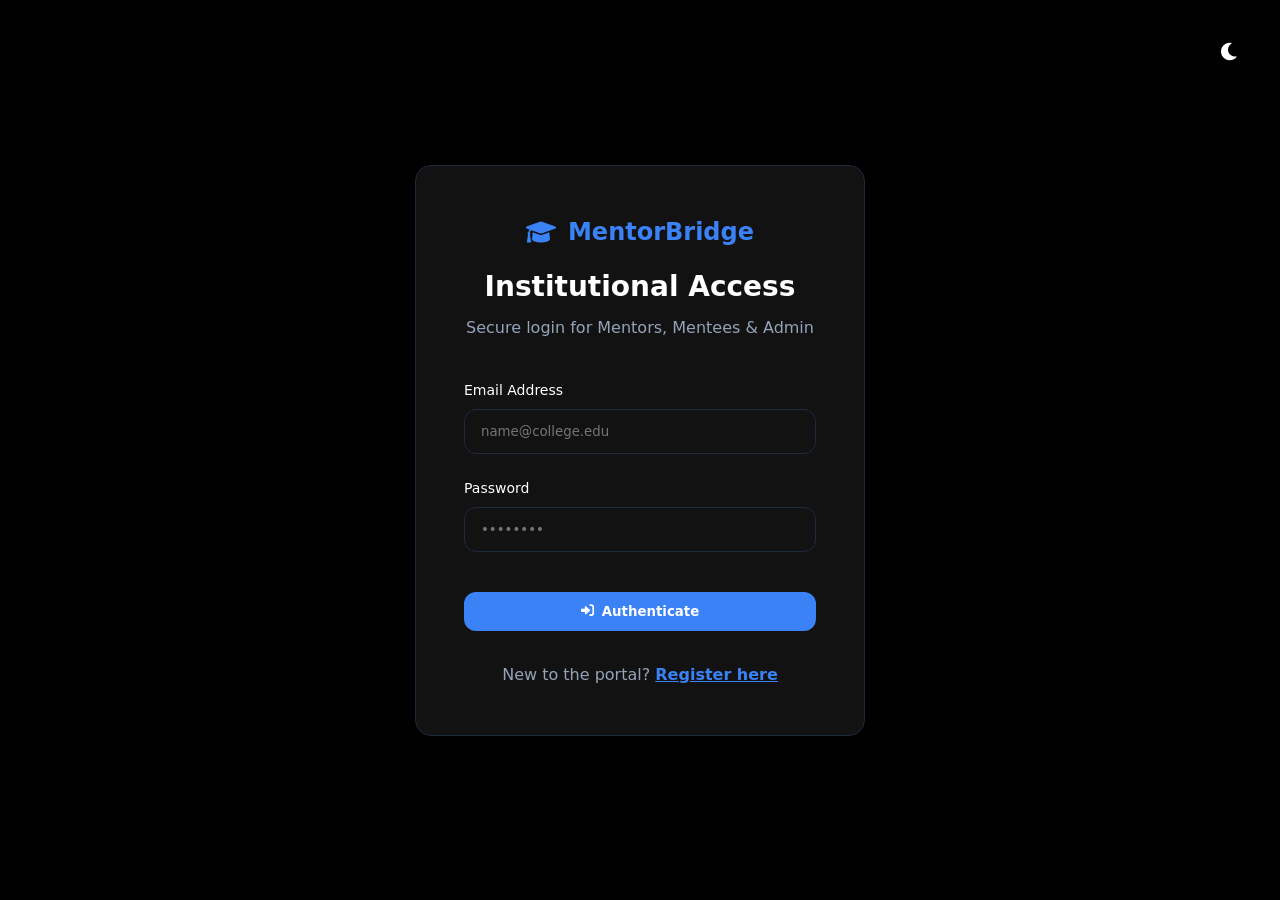
<file: frontend/profile.html>
<!DOCTYPE html>
<html lang="en">
<head>
    <meta charset="UTF-8">
    <meta name="viewport" content="width=device-width, initial-scale=1.0">
    <title>My Profile | Mentor Connect</title>
    <link rel="stylesheet" href="css/styles.css">
    <link rel="stylesheet" href="https://cdnjs.cloudflare.com/ajax/libs/font-awesome/6.0.0/css/all.min.css">
</head>
<body data-theme="dark">
    <div class="app-container">
        <aside class="sidebar">
            <div class="logo-container">
                <i class="fas fa-graduation-cap"></i> <span>MentorConnect</span>
            </div>
            <nav class="sidebar-nav">
                <a href="#" id="back-link" class="nav-item"><i class="fas fa-arrow-left"></i> <span>Dashboard</span></a>
                <a href="profile.html" class="nav-item active"><i class="fas fa-user-circle"></i> <span>Profile</span></a>
            </nav>
        </aside>

        <main class="content">
            <header class="header-top">
                <h1>Edit Profile</h1>
                <button class="theme-toggle" onclick="toggleTheme()"><i class="fas fa-moon" id="theme-icon"></i></button>
            </header>

            <div class="auth-card" style="max-width: 800px; margin: 0 auto;">
                <form id="profile-form">
                    <div class="grid" style="grid-template-columns: 1fr 1fr;">
                        <div class="form-group">
                            <label>Full Name</label>
                            <input type="text" id="name" class="form-control" readonly>
                        </div>
                        <div class="form-group">
                            <label>Email</label>
                            <input type="email" id="email" class="form-control" readonly>
                        </div>
                    </div>

                    <!-- Mentor Specific -->
                    <div id="mentor-fields" style="display: none;">
                        <div class="form-group">
                            <label>Skills (Comma separated)</label>
                            <input type="text" id="skills" class="form-control" placeholder="Java, Spring, SQL">
                        </div>
                        <div class="form-group">
                            <label>Experience</label>
                            <input type="text" id="experience" class="form-control" placeholder="5 years in Software Dev">
                        </div>
                        <div class="form-group">
                            <label>Bio</label>
                            <textarea id="bio" class="form-control" rows="4"></textarea>
                        </div>
                    </div>

                    <!-- Mentee Specific -->
                    <div id="mentee-fields" style="display: none;">
                        <div class="form-group">
                            <label>Interests</label>
                            <input type="text" id="interests" class="form-control" placeholder="Web Dev, AI, Data Science">
                        </div>
                        <div class="form-group">
                            <label>Goals</label>
                            <textarea id="goals" class="form-control" rows="3" placeholder="I want to learn Spring Boot..."></textarea>
                        </div>
                        <div class="form-group">
                            <label>Education</label>
                            <input type="text" id="education" class="form-control" placeholder="B.Tech Computer Science">
                        </div>
                    </div>

                    <button type="submit" class="btn btn-primary" style="width: 100%; margin-top: 2rem;">Save Profile Changes</button>
                </form>
            </div>
        </main>
    </div>

    <script src="js/api.js"></script>
    <script>
        const user = JSON.parse(localStorage.getItem('user'));
        if (!user) window.location.href = 'login.html';

        document.getElementById('back-link').href = user.role === 'MENTOR' ? 'mentor-dashboard.html' : 'mentee-dashboard.html';
        document.getElementById('name').value = user.name;
        document.getElementById('email').value = user.email;

        if (user.role === 'MENTOR') {
            document.getElementById('mentor-fields').style.display = 'block';
            loadMentorProfile();
        } else {
            document.getElementById('mentee-fields').style.display = 'block';
            loadMenteeProfile();
        }

        async function loadMentorProfile() {
            try {
                const data = await apiRequest(`/mentors/profile/${user.id}`);
                document.getElementById('skills').value = data.skills || '';
                document.getElementById('experience').value = data.experience || '';
                document.getElementById('bio').value = data.bio || '';
            } catch (err) { showToast(err.message, 'error'); }
        }

        async function loadMenteeProfile() {
            try {
                const data = await apiRequest(`/mentees/profile/${user.id}`);
                document.getElementById('interests').value = data.interests || '';
                document.getElementById('goals').value = data.goals || '';
                document.getElementById('education').value = data.education || '';
            } catch (err) { showToast(err.message, 'error'); }
        }

        document.getElementById('profile-form').addEventListener('submit', async (e) => {
            e.preventDefault();
            const url = user.role === 'MENTOR' ? `/mentors/profile/${user.id}` : `/mentees/profile/${user.id}`;
            const body = user.role === 'MENTOR' ? {
                skills: document.getElementById('skills').value,
                experience: document.getElementById('experience').value,
                bio: document.getElementById('bio').value
            } : {
                interests: document.getElementById('interests').value,
                goals: document.getElementById('goals').value,
                education: document.getElementById('education').value
            };

            try {
                await apiRequest(url, 'PUT', body);
                showToast('Profile updated successfully!');
            } catch (err) { showToast(err.message, 'error'); }
        });

        function toggleTheme() {
            const body = document.body;
            const newTheme = body.getAttribute('data-theme') === 'dark' ? 'light' : 'dark';
            body.setAttribute('data-theme', newTheme);
            localStorage.setItem('theme', newTheme);
        }
        
        const savedTheme = localStorage.getItem('theme') || 'dark';
        document.body.setAttribute('data-theme', savedTheme);
    </script>
</body>
</html>
</file>
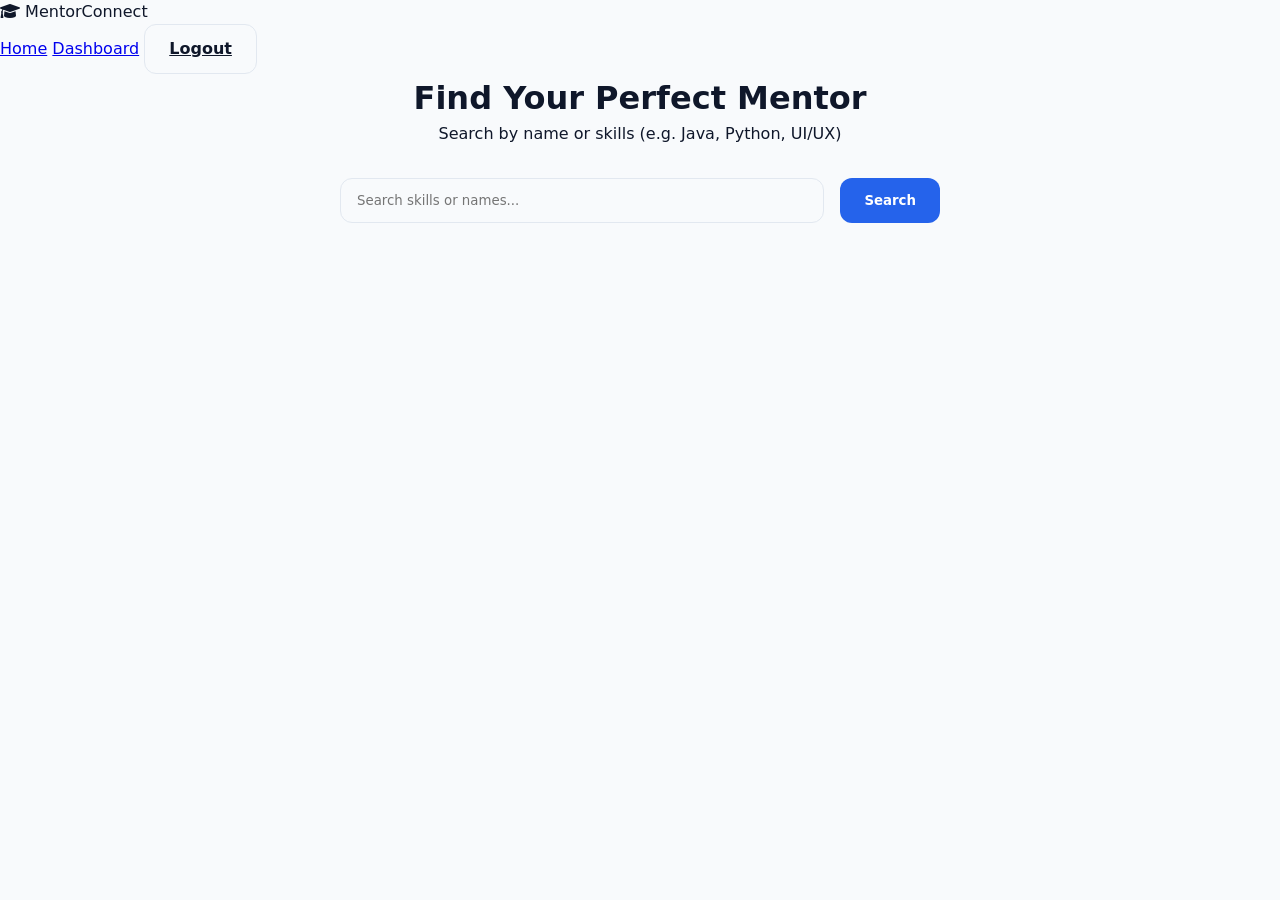
<file: frontend/search.html>
<!DOCTYPE html>
<html lang="en">
<head>
    <meta charset="UTF-8">
    <meta name="viewport" content="width=device-width, initial-scale=1.0">
    <title>Search Mentors | Mentor Connect</title>
    <link rel="stylesheet" href="css/styles.css">
    <link rel="stylesheet" href="https://cdnjs.cloudflare.com/ajax/libs/font-awesome/6.0.0/css/all.min.css">
</head>
<body>
    <nav>
        <div class="logo">
            <i class="fas fa-graduation-cap"></i> MentorConnect
        </div>
        <div class="nav-links">
            <a href="index.html">Home</a>
            <a href="mentee-dashboard.html">Dashboard</a>
            <a href="#" onclick="logout()" class="btn btn-outline">Logout</a>
        </div>
    </nav>

    <div class="container">
        <header style="margin-bottom: 3rem; text-align: center;">
            <h1>Find Your Perfect Mentor</h1>
            <p>Search by name or skills (e.g. Java, Python, UI/UX)</p>
            <div style="max-width: 600px; margin: 2rem auto; display: flex; gap: 1rem;">
                <input type="text" id="search-input" class="form-control" placeholder="Search skills or names...">
                <button onclick="searchMentors()" class="btn btn-primary">Search</button>
            </div>
        </header>

        <div class="mentor-grid" id="mentor-results">
            <!-- Mentor cards will be loaded here -->
        </div>
    </div>

    <!-- Connection Request Modal -->
    <div id="request-modal" style="display: none; position: fixed; top: 0; left: 0; width: 100%; height: 100%; background: rgba(0,0,0,0.5); z-index: 2000; align-items: center; justify-content: center;">
        <div class="card" style="max-width: 500px; width: 90%;">
            <h3>Send Connection Request</h3>
            <p style="margin-bottom: 1.5rem;">Tell <span id="modal-mentor-name"></span> why you'd like to connect.</p>
            <textarea id="request-message" class="form-control" rows="4" placeholder="Hi, I'm looking for guidance on..."></textarea>
            <div style="display: flex; gap: 1rem; margin-top: 1.5rem; justify-content: flex-end;">
                <button onclick="closeModal()" class="btn btn-outline">Cancel</button>
                <button id="send-btn" class="btn btn-primary">Send Request</button>
            </div>
        </div>
    </div>

    <script src="js/api.js"></script>
    <script>
        let selectedMentorId = null;

        async function searchMentors() {
            const query = document.getElementById('search-input').value;
            try {
                const mentors = await apiRequest(`/mentors/search?query=${query}`);
                const results = document.getElementById('mentor-results');
                results.innerHTML = mentors.length ? mentors.map(m => `
                    <div class="card mentor-card">
                        <img src="${m.profilePicture || 'https://via.placeholder.com/100'}" class="mentor-img">
                        <h3>${m.name}</h3>
                        <p style="color: var(--primary); font-weight: 600;">${m.experience || 'Experience not set'}</p>
                        <div class="skills-tags">
                            ${(m.skills || '').split(',').map(s => `<span class="tag">${s.trim()}</span>`).join('')}
                        </div>
                        <p style="color: var(--gray-600); margin-bottom: 1.5rem;">${m.bio || 'No bio available.'}</p>
                        <button onclick="openModal(${m.userId}, '${m.name}')" class="btn btn-primary" style="width: 100%;">Connect</button>
                    </div>
                `).join('') : '<p style="grid-column: 1/-1; text-align: center; padding: 3rem;">No mentors found matching your search.</p>';
            } catch (error) {
                showToast(error.message, 'error');
            }
        }

        function openModal(id, name) {
            const user = JSON.parse(localStorage.getItem('user'));
            if (!user) {
                window.location.href = 'login.html';
                return;
            }
            if (user.role === 'MENTOR') {
                showToast('Mentors cannot send connection requests.', 'error');
                return;
            }
            selectedMentorId = id;
            document.getElementById('modal-mentor-name').innerText = name;
            document.getElementById('request-modal').style.display = 'flex';
        }

        function closeModal() {
            document.getElementById('request-modal').style.display = 'none';
        }

        document.getElementById('send-btn').addEventListener('click', async () => {
            const user = JSON.parse(localStorage.getItem('user'));
            const message = document.getElementById('request-message').value;

            try {
                await apiRequest('/requests/send', 'POST', {
                    mentorId: selectedMentorId,
                    menteeId: user.id,
                    message: message
                });
                showToast('Request sent successfully!');
                closeModal();
            } catch (error) {
                showToast(error.message, 'error');
            }
        });

        function logout() {
            localStorage.removeItem('user');
            localStorage.removeItem('token');
            window.location.href = 'index.html';
        }

        searchMentors();
    </script>
</body>
</html>
</file>
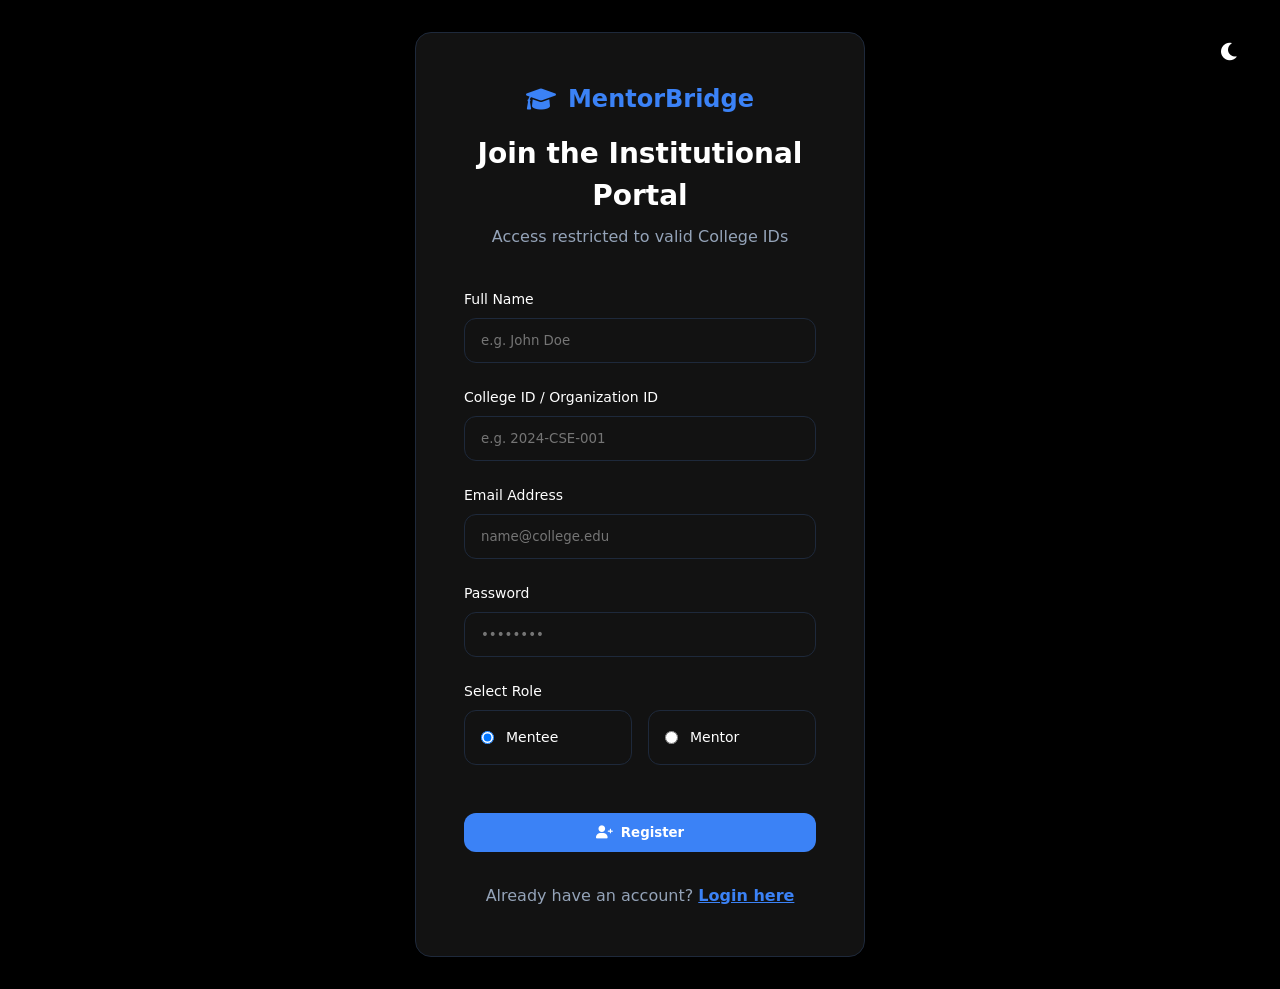
<file: frontend/signup.html>
<!DOCTYPE html>
<html lang="en">
<head>
    <meta charset="UTF-8">
    <meta name="viewport" content="width=device-width, initial-scale=1.0">
    <title>Create Account | MentorBridge</title>
    <link rel="stylesheet" href="css/styles.css">
    <link rel="stylesheet" href="https://cdnjs.cloudflare.com/ajax/libs/font-awesome/6.0.0/css/all.min.css">
</head>
<body data-theme="dark" style="display: flex; align-items: center; justify-content: center; min-height: 100vh; padding: 2rem; position: relative;">
    <button class="theme-toggle" onclick="toggleTheme()" style="position: absolute; top: 2rem; right: 2rem;"><i class="fas fa-moon" id="theme-icon"></i></button>
    <div class="auth-card">
        <div style="text-align: center; margin-bottom: 2.5rem;">
            <div class="logo-container" style="justify-content: center; margin-bottom: 1rem;">
                <i class="fas fa-graduation-cap"></i> <span>MentorBridge</span>
            </div>
            <h1 style="font-size: 1.75rem; font-weight: 700;">Join the Institutional Portal</h1>
            <p style="color: var(--text-muted); margin-top: 0.5rem;">Access restricted to valid College IDs</p>
        </div>

        <form id="signup-form">
            <div class="form-group">
                <label>Full Name</label>
                <input type="text" id="name" class="form-control" placeholder="e.g. John Doe" required>
            </div>
            <div class="form-group">
                <label>College ID / Organization ID</label>
                <input type="text" id="collegeId" class="form-control" placeholder="e.g. 2024-CSE-001" required>
            </div>
            <div class="form-group">
                <label>Email Address</label>
                <input type="email" id="email" class="form-control" placeholder="name@college.edu" required>
            </div>
            <div class="form-group">
                <label>Password</label>
                <input type="password" id="password" class="form-control" placeholder="••••••••" required>
            </div>
            <div class="form-group">
                <label>Select Role</label>
                <div style="display: grid; grid-template-columns: 1fr 1fr; gap: 1rem; margin-top: 0.5rem;">
                    <label style="border: 1px solid var(--border); padding: 1rem; border-radius: 0.75rem; cursor: pointer; display: flex; align-items: center; gap: 0.75rem;">
                        <input type="radio" name="role" value="MENTEE" checked> Mentee
                    </label>
                    <label style="border: 1px solid var(--border); padding: 1rem; border-radius: 0.75rem; cursor: pointer; display: flex; align-items: center; gap: 0.75rem;">
                        <input type="radio" name="role" value="MENTOR"> Mentor
                    </label>
                </div>
            </div>
            <button type="submit" class="btn btn-primary" style="width: 100%; justify-content: center; margin-top: 1rem;">
                <i class="fas fa-user-plus"></i> Register
            </button>
        </form>

        <p style="text-align: center; margin-top: 2rem; color: var(--text-muted);">
            Already have an account? <a href="login.html" style="color: var(--primary); font-weight: 600;">Login here</a>
        </p>
    </div>

    <script src="js/api.js"></script>
    <script>
        const savedTheme = localStorage.getItem('theme') || 'dark';
        document.body.setAttribute('data-theme', savedTheme);
        document.getElementById('theme-icon').className = savedTheme === 'dark' ? 'fas fa-moon' : 'fas fa-sun';

        function toggleTheme() {
            const body = document.body;
            const icon = document.getElementById('theme-icon');
            const newTheme = body.getAttribute('data-theme') === 'dark' ? 'light' : 'dark';
            body.setAttribute('data-theme', newTheme);
            icon.className = newTheme === 'dark' ? 'fas fa-moon' : 'fas fa-sun';
            localStorage.setItem('theme', newTheme);
        }

        document.getElementById('signup-form').addEventListener('submit', async (e) => {
            e.preventDefault();
            const submitBtn = e.target.querySelector('button[type="submit"]');
            submitBtn.disabled = true;
            submitBtn.innerHTML = '<i class="fas fa-spinner fa-spin"></i> Processing...';

            const payload = {
                name: document.getElementById('name').value,
                collegeId: document.getElementById('collegeId').value,
                email: document.getElementById('email').value,
                password: document.getElementById('password').value,
                role: document.querySelector('input[name="role"]:checked').value
            };

            try {
                const message = await apiRequest('/register', 'POST', payload);
                showToast('Registration Successful!');
                setTimeout(() => window.location.href = 'login.html', 1500);
            } catch (error) {
                showToast(error.message, 'error');
                submitBtn.disabled = false;
                submitBtn.innerHTML = '<i class="fas fa-user-plus"></i> Register';
            }
        });
    </script>
</body>
</html>
</file>
<file: frontend/css/styles.css>
:root {
    /* Light Theme (Default) */
    --bg: #f8fafc;
    --card-bg: #ffffff;
    --sidebar-bg: #ffffff;
    --text: #0f172a;
    --text-muted: #64748b;
    --primary: #2563eb;
    --primary-hover: #1d4ed8;
    --primary-dark: #1e40af;
    --secondary: #ec4899;
    --success: #10b981;
    --warning: #f59e0b;
    --danger: #ef4444;
    --border: #e2e8f0;
    --shadow: 0 4px 6px -1px rgb(0 0 0 / 0.1);
    --radius: 1rem;
    --transition: all 0.3s cubic-bezier(0.4, 0, 0.2, 1);
}

[data-theme="dark"] {
    --bg: #000000;
    --card-bg: #121212;
    --sidebar-bg: #000000;
    --text: #ffffff;
    --text-muted: #94a3b8;
    --primary: #3b82f6;
    --primary-hover: #60a5fa;
    --primary-dark: #1d4ed8;
    --secondary: #f472b6;
    --border: #1e293b;
    --shadow: 0 10px 15px -3px rgb(0 0 0 / 0.5);
}

* {
    margin: 0;
    padding: 0;
    box-sizing: border-box;
    font-family: 'Inter', system-ui, sans-serif;
}

body {
    background-color: var(--bg);
    color: var(--text);
    line-height: 1.5;
    transition: background-color 0.3s ease, color 0.3s ease;
}

/* Layout */
.app-container {
    display: flex;
    min-height: 100vh;
    width: 100%;
}

/* Sidebar */
.sidebar {
    width: 260px;
    flex-shrink: 0;
    background-color: var(--sidebar-bg);
    border-right: 1px solid var(--border);
    padding: 2rem 1.5rem;
    display: flex;
    flex-direction: column;
    position: sticky;
    top: 0;
    height: 100vh;
    z-index: 1000;
    transition: var(--transition);
}

.logo-container {
    display: flex;
    align-items: center;
    gap: 0.75rem;
    font-size: 1.5rem;
    font-weight: 800;
    color: var(--primary);
    margin-bottom: 3rem;
}

.sidebar-nav {
    display: flex;
    flex-direction: column;
    gap: 0.5rem;
    flex: 1;
}

.nav-item {
    display: flex;
    align-items: center;
    gap: 1rem;
    padding: 0.875rem 1rem;
    border-radius: 0.75rem;
    color: var(--text-muted);
    text-decoration: none;
    font-weight: 500;
    transition: var(--transition);
}

.nav-item:hover, .nav-item.active {
    background-color: var(--primary);
    color: #ffffff;
}

.nav-item i {
    width: 20px;
    text-align: center;
}

/* Main Content */
.main-content, .content {
    flex: 1;
    min-width: 0; /* Prevents flex item from overflowing */
    padding: 2rem 5%;
    max-width: 1400px;
}

.header-top {
    display: flex;
    justify-content: space-between;
    align-items: center;
    margin-bottom: 3rem;
}

/* Buttons */
.btn {
    padding: 0.75rem 1.5rem;
    border-radius: 0.75rem;
    font-weight: 600;
    cursor: pointer;
    border: none;
    transition: var(--transition);
    display: inline-flex;
    align-items: center;
    gap: 0.5rem;
}

.btn-primary {
    background-color: var(--primary);
    color: #ffffff;
}

.btn-primary:hover {
    background-color: var(--primary-hover);
    transform: translateY(-2px);
}

.btn-outline {
    background-color: transparent;
    border: 1px solid var(--border);
    color: var(--text);
}

.btn-outline:hover {
    background-color: var(--border);
}

/* Theme Toggle */
.theme-toggle {
    background: none;
    border: none;
    color: var(--text);
    font-size: 1.25rem;
    cursor: pointer;
    padding: 0.5rem;
    border-radius: 50%;
    transition: var(--transition);
}

.theme-toggle:hover {
    background-color: var(--border);
}

/* Premium Cards (Reference Image Style) */
.premium-card {
    background: linear-gradient(135deg, rgba(255,255,255,0.1) 0%, rgba(255,255,255,0.05) 100%);
    backdrop-filter: blur(10px);
    border: 1px solid rgba(255,255,255,0.1);
    border-radius: 1.5rem;
    padding: 2.5rem;
    position: relative;
    overflow: hidden;
    color: #ffffff;
    min-height: 250px;
    display: flex;
    flex-direction: column;
    justify-content: space-between;
}

[data-theme="light"] .premium-card {
    background: linear-gradient(135deg, #2563eb 0%, #1d4ed8 100%);
}

.premium-card::before {
    content: '';
    position: absolute;
    top: -50%;
    right: -20%;
    width: 300px;
    height: 300px;
    background: radial-gradient(circle, rgba(255,255,255,0.2) 0%, transparent 70%);
    border-radius: 50%;
}

.card-label {
    background: rgba(255, 255, 255, 0.2);
    padding: 0.25rem 0.75rem;
    border-radius: 1rem;
    font-size: 0.75rem;
    font-weight: 600;
    width: fit-content;
}

/* Dashboard Grid */
.grid {
    display: grid;
    grid-template-columns: repeat(auto-fill, minmax(350px, 1fr));
    gap: 2rem;
}

/* Forms */
.auth-card {
    background-color: var(--card-bg);
    padding: 3rem;
    border-radius: var(--radius);
    border: 1px solid var(--border);
    width: 100%;
    max-width: 450px;
    box-shadow: var(--shadow);
}

.form-group {
    margin-bottom: 1.5rem;
}

.form-group label {
    display: block;
    margin-bottom: 0.5rem;
    font-weight: 500;
    font-size: 0.875rem;
}

.form-control {
    width: 100%;
    padding: 0.875rem 1rem;
    border-radius: 0.75rem;
    border: 1px solid var(--border);
    background-color: transparent;
    color: var(--text);
    outline: none;
    transition: var(--transition);
}

.form-control:focus {
    border-color: var(--primary);
    box-shadow: 0 0 0 4px rgba(37, 99, 235, 0.1);
}

/* Fix browser autofill styling */
input:-webkit-autofill,
input:-webkit-autofill:hover, 
input:-webkit-autofill:focus, 
input:-webkit-autofill:active {
    -webkit-box-shadow: 0 0 0 30px var(--card-bg) inset !important;
    -webkit-text-fill-color: var(--text) !important;
    transition: background-color 5000s ease-in-out 0s;
}

/* Hero (No Images) */
.hero-minimal {
    padding: 8rem 0;
    text-align: center;
}

.hero-minimal h1 {
    font-size: 4rem;
    font-weight: 900;
    margin-bottom: 1.5rem;
    background: linear-gradient(to right, var(--primary), #8b5cf6);
    -webkit-background-clip: text;
    -webkit-text-fill-color: transparent;
}

.hero-minimal p {
    font-size: 1.25rem;
    color: var(--text-muted);
    max-width: 600px;
    margin: 0 auto 2.5rem;
}

/* Responsive */
@media (max-width: 1024px) {
    .sidebar {
        width: 80px;
        padding: 2rem 0.5rem;
    }
    .nav-item span, .logo-container span {
        display: none;
    }
}

@media (max-width: 768px) {
    .app-container {
        flex-direction: column;
    }
    .sidebar {
        width: 100%;
        height: auto;
        position: relative;
        flex-direction: row;
        padding: 1rem;
        align-items: center;
        justify-content: space-between;
    }
    .sidebar-nav {
        flex-direction: row;
        gap: 1rem;
    }
    .nav-item {
        padding: 0.5rem;
    }
}
</file>
